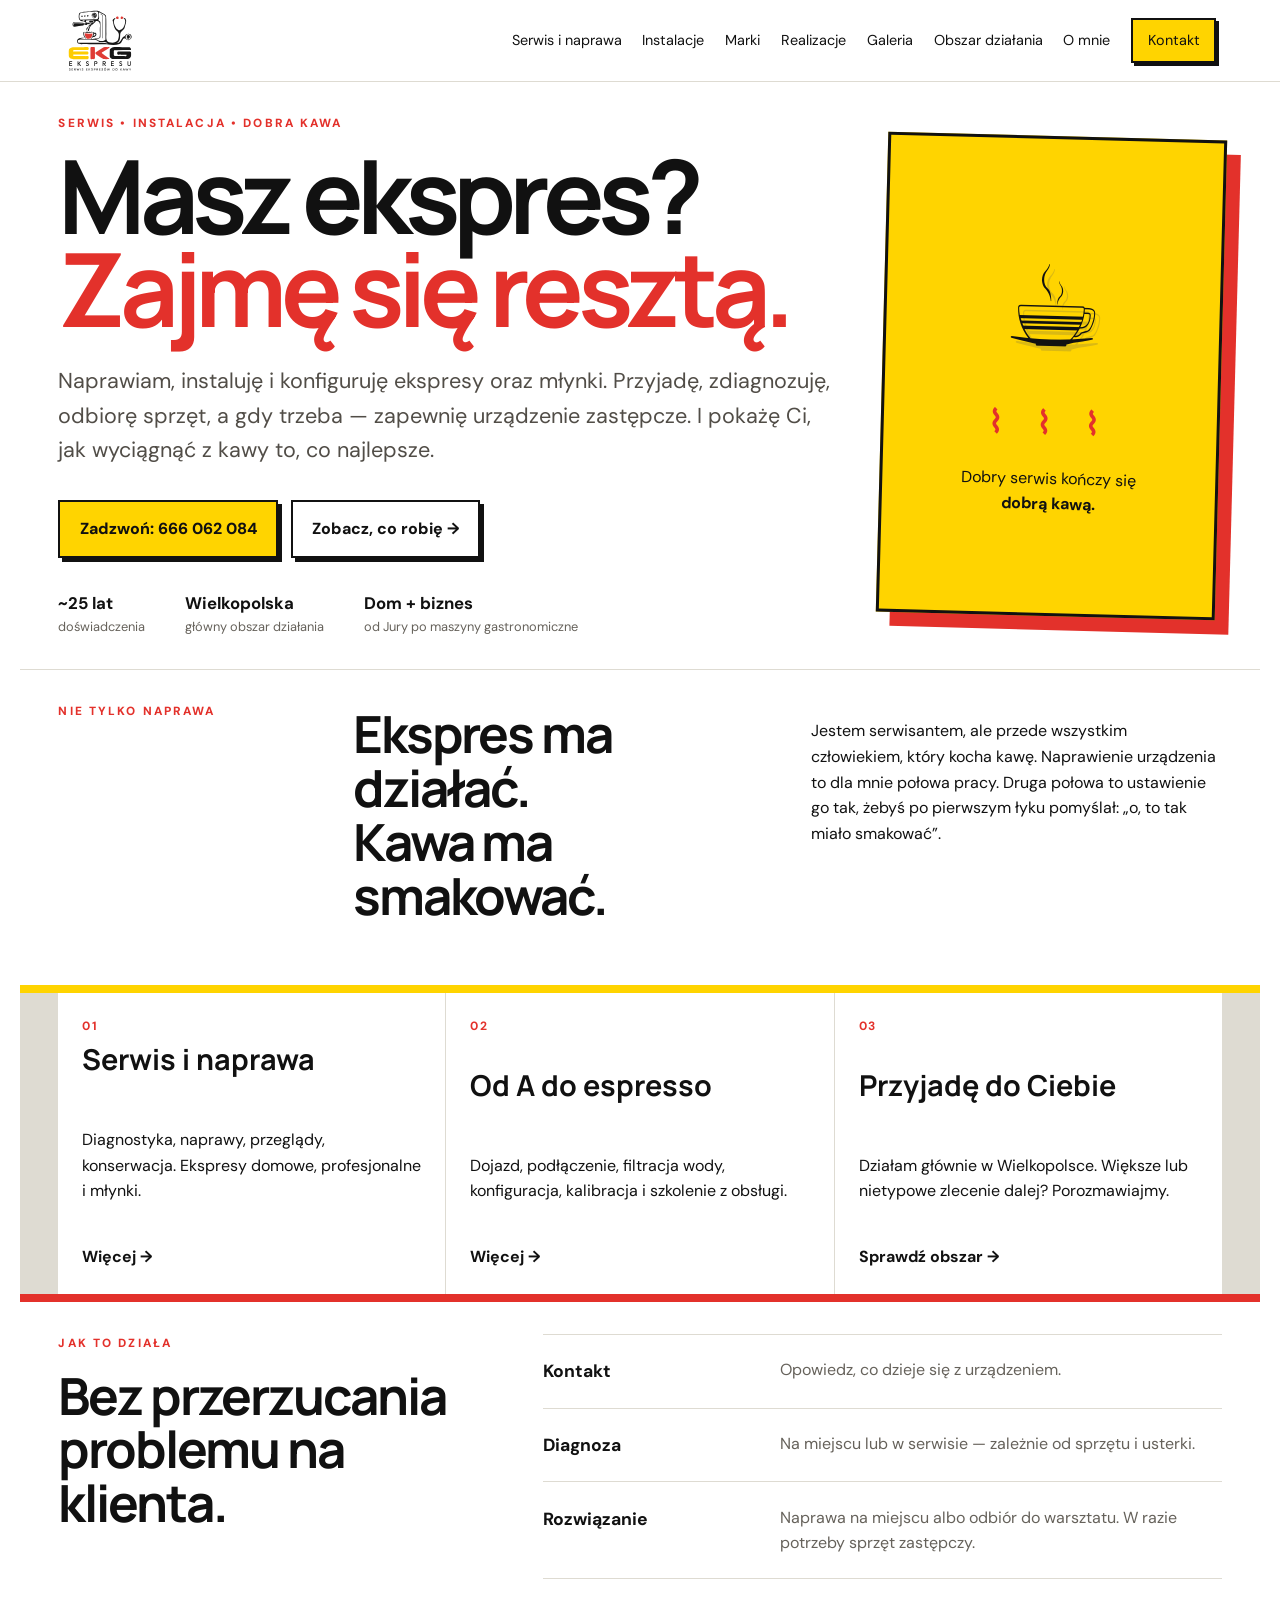
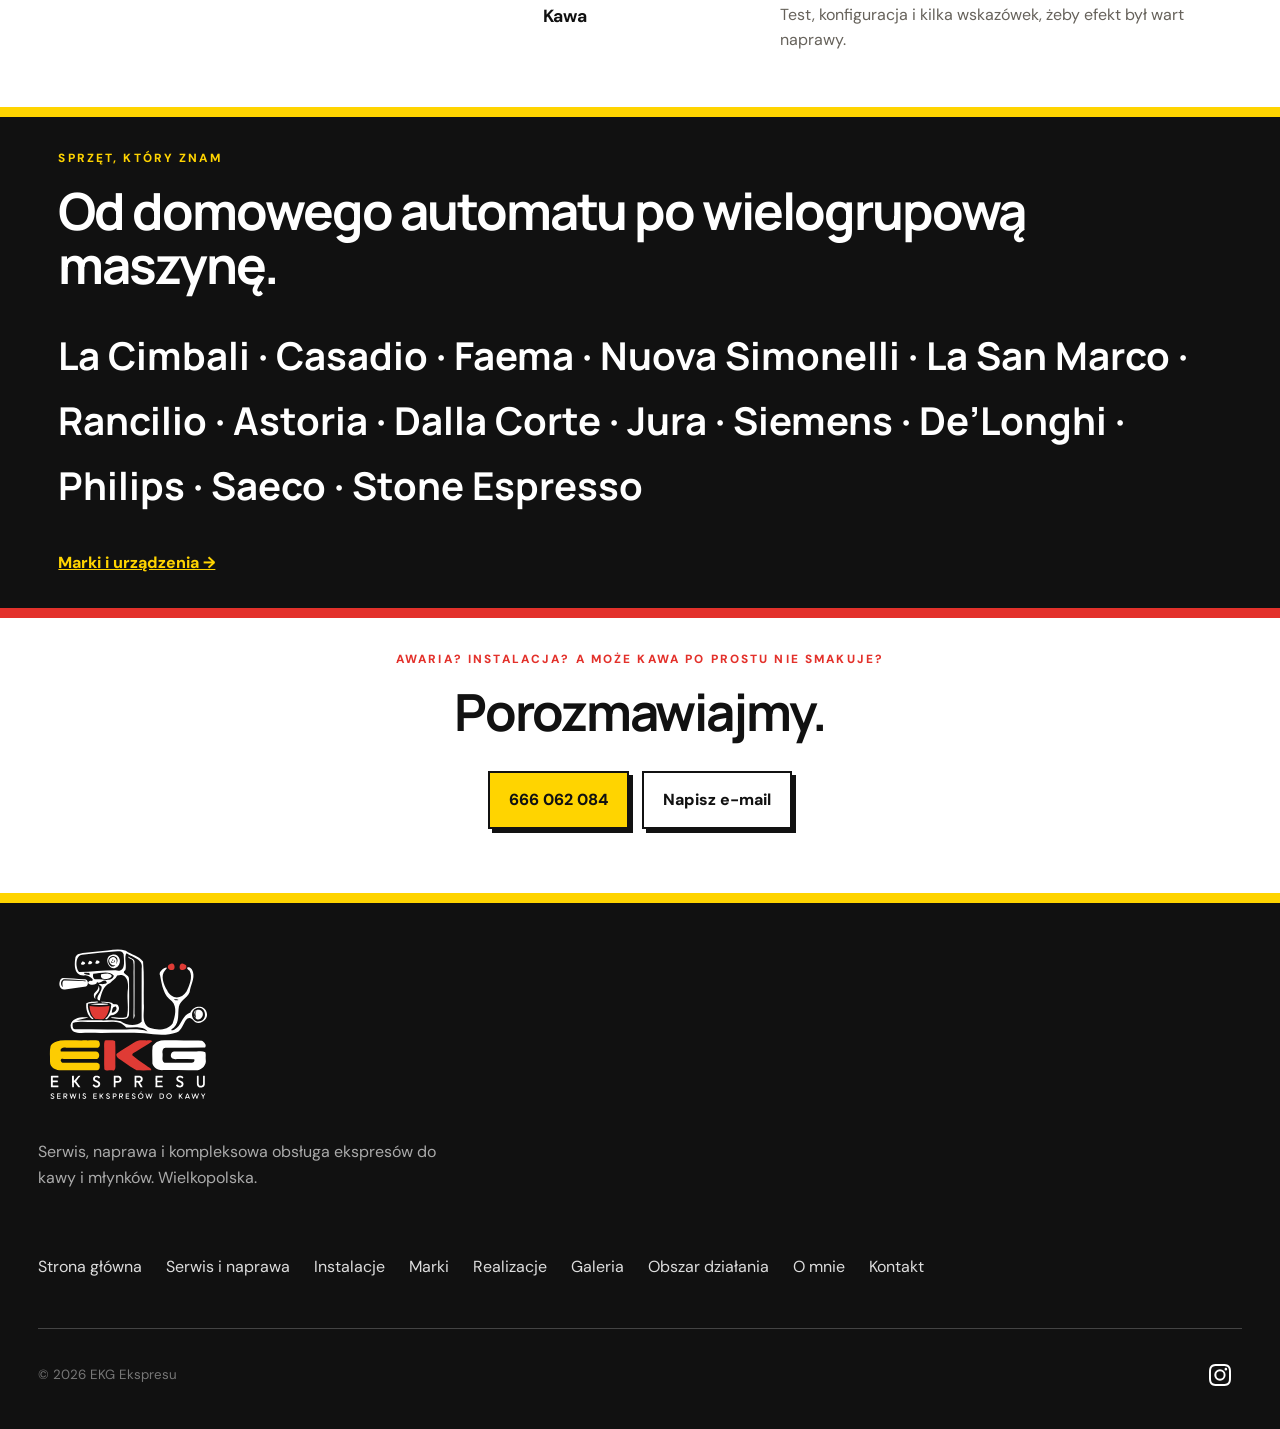
<file: index.html>
<!doctype html><html lang="pl"><head>
<!-- Google tag (gtag.js) -->
<script async src="https://www.googletagmanager.com/gtag/js?id=G-9K8SSH9CPL"></script>
<script>
  window.dataLayer = window.dataLayer || [];
  function gtag(){dataLayer.push(arguments);}
  gtag('js', new Date());

  gtag('config', 'G-9K8SSH9CPL');
</script>
<meta charset="utf-8"><meta name="viewport" content="width=device-width,initial-scale=1"><link rel="stylesheet" href="assets/css/style.css"><link rel="icon" type="image/x-icon" href="favicon.ico"><link rel="icon" type="image/svg+xml" href="favicon.svg"><script defer src="assets/js/main.js"></script><title>EKG Ekspresu — serwis ekspresów do kawy | Wielkopolska</title><meta name="description" content="Serwis, naprawa, instalacja i kompleksowa obsługa ekspresów do kawy i młynków. Prawie 25 lat doświadczenia. Wielkopolska."><link rel="canonical" href="https://ekgekspresu.pl/"><meta property="og:title" content="EKG Ekspresu — serwis ekspresów do kawy | Wielkopolska"><meta property="og:description" content="Serwis, naprawa, instalacja i kompleksowa obsługa ekspresów do kawy i młynków. Prawie 25 lat doświadczenia. Wielkopolska."><meta property="og:type" content="website"><meta property="og:url" content="https://ekgekspresu.pl/"><script type="application/ld+json">{"@context":"https://schema.org","@type":"LocalBusiness","name":"EKG Ekspresu","url":"https://ekgekspresu.pl","telephone":"+48666062084","email":"serwis@ekgekspresu.pl","address":{"@type":"PostalAddress","streetAddress":"Poznańska 97","postalCode":"61-160","addressLocality":"Czapury","addressCountry":"PL"},"areaServed":{"@type":"AdministrativeArea","name":"Wielkopolskie"},"description":"Serwis, naprawa, instalacja i kompleksowa obsługa ekspresów do kawy oraz młynków."}</script></head><body><header><a class="brand" href="index.html" aria-label="EKG Ekspresu — strona główna"><img class="brand-logo" src="assets/img/logo.svg" alt="EKG Ekspresu" width="1254" height="1254"></a><button class="menu" aria-label="Otwórz menu" aria-expanded="false">☰</button><nav><a href="serwis.html">Serwis i naprawa</a><a href="instalacje.html">Instalacje</a><a href="marki.html">Marki</a><a href="realizacje.html">Realizacje</a><a href="galeria.html">Galeria</a><a href="obszar.html">Obszar działania</a><a href="o-mnie.html">O mnie</a><a class="nav-cta" href="kontakt.html">Kontakt</a></nav></header><main>
<section class="hero"><div><p class="eyebrow">SERWIS • INSTALACJA • DOBRA KAWA</p><h1>Masz ekspres?<br><em>Zajmę się resztą.</em></h1><p class="lead">Naprawiam, instaluję i konfiguruję ekspresy oraz młynki. Przyjadę, zdiagnozuję, odbiorę sprzęt, a gdy trzeba — zapewnię urządzenie zastępcze. I pokażę Ci, jak wyciągnąć z kawy to, co najlepsze.</p><div class="actions"><a class="btn primary" href="tel:+48666062084">Zadzwoń: 666 062 084</a><a class="btn" href="serwis.html">Zobacz, co robię →</a></div><div class="stats"><div><b>~25 lat</b><span>doświadczenia</span></div><div><b>Wielkopolska</b><span>główny obszar działania</span></div><div><b>Dom + biznes</b><span>od Jury po maszyny gastronomiczne</span></div></div></div><div class="hero-art"><div class="cup">☕</div><span class="steam">⌇ ⌇ ⌇</span><p>Dobry serwis kończy się<br><strong>dobrą kawą.</strong></p></div></section>
<section class="intro"><p class="eyebrow">NIE TYLKO NAPRAWA</p><h2>Ekspres ma działać.<br>Kawa ma smakować.</h2><p>Jestem serwisantem, ale przede wszystkim człowiekiem, który kocha kawę. Naprawienie urządzenia to dla mnie połowa pracy. Druga połowa to ustawienie go tak, żebyś po pierwszym łyku pomyślał: „o, to tak miało smakować”.</p></section>
<section class="cards"><a href="serwis.html" class="card"><span>01</span><h3>Serwis i naprawa</h3><p>Diagnostyka, naprawy, przeglądy, konserwacja. Ekspresy domowe, profesjonalne i młynki.</p><b>Więcej →</b></a><a href="instalacje.html" class="card"><span>02</span><h3>Od A do espresso</h3><p>Dojazd, podłączenie, filtracja wody, konfiguracja, kalibracja i szkolenie z obsługi.</p><b>Więcej →</b></a><a href="obszar.html" class="card"><span>03</span><h3>Przyjadę do Ciebie</h3><p>Działam głównie w Wielkopolsce. Większe lub nietypowe zlecenie dalej? Porozmawiajmy.</p><b>Sprawdź obszar →</b></a></section>
<section class="process"><div><p class="eyebrow">JAK TO DZIAŁA</p><h2>Bez przerzucania problemu na klienta.</h2></div><ol><li><b>Kontakt</b><span>Opowiedz, co dzieje się z urządzeniem.</span></li><li><b>Diagnoza</b><span>Na miejscu lub w serwisie — zależnie od sprzętu i usterki.</span></li><li><b>Rozwiązanie</b><span>Naprawa na miejscu albo odbiór do warsztatu. W razie potrzeby sprzęt zastępczy.</span></li><li><b>Kawa</b><span>Test, konfiguracja i kilka wskazówek, żeby efekt był wart naprawy.</span></li></ol></section>
<section class="brands"><p class="eyebrow">SPRZĘT, KTÓRY ZNAM</p><h2>Od domowego automatu po wielogrupową maszynę.</h2><div class="brandcloud">La Cimbali · Casadio · Faema · Nuova Simonelli · La San Marco · Rancilio · Astoria · Dalla Corte · Jura · Siemens · De’Longhi · Philips · Saeco · Stone Espresso</div><a class="textlink" href="marki.html">Marki i urządzenia →</a></section>
<section class="cta"><p class="eyebrow">AWARIA? INSTALACJA? A MOŻE KAWA PO PROSTU NIE SMAKUJE?</p><h2>Porozmawiajmy.</h2><div class="actions"><a class="btn primary" href="tel:+48666062084">666 062 084</a><a class="btn" href="mailto:serwis@ekgekspresu.pl">Napisz e-mail</a></div></section></main><footer><div><a class="brand" href="index.html"><img class="brand-logo" src="assets/img/logo-footer.svg" alt="EKG Ekspresu" width="1254" height="1254"></a><p>Serwis, naprawa i kompleksowa obsługa ekspresów do kawy i młynków. Wielkopolska.</p></div><div class="footer-links"><a href="index.html">Strona główna</a><a href="serwis.html">Serwis i naprawa</a><a href="instalacje.html">Instalacje</a><a href="marki.html">Marki</a><a href="realizacje.html">Realizacje</a><a href="galeria.html">Galeria</a><a href="obszar.html">Obszar działania</a><a href="o-mnie.html">O mnie</a><a href="kontakt.html">Kontakt</a></div><div class="footer-bottom"><small>© <span id="year"></span> EKG Ekspresu</small><a class="social-link" href="https://www.instagram.com/ekgekspresu" target="_blank" rel="noopener noreferrer" aria-label="EKG Ekspresu na Instagramie"><img src="assets/icons/instagram.svg" alt="" width="22" height="22"></a></div></footer></body></html>
</file>
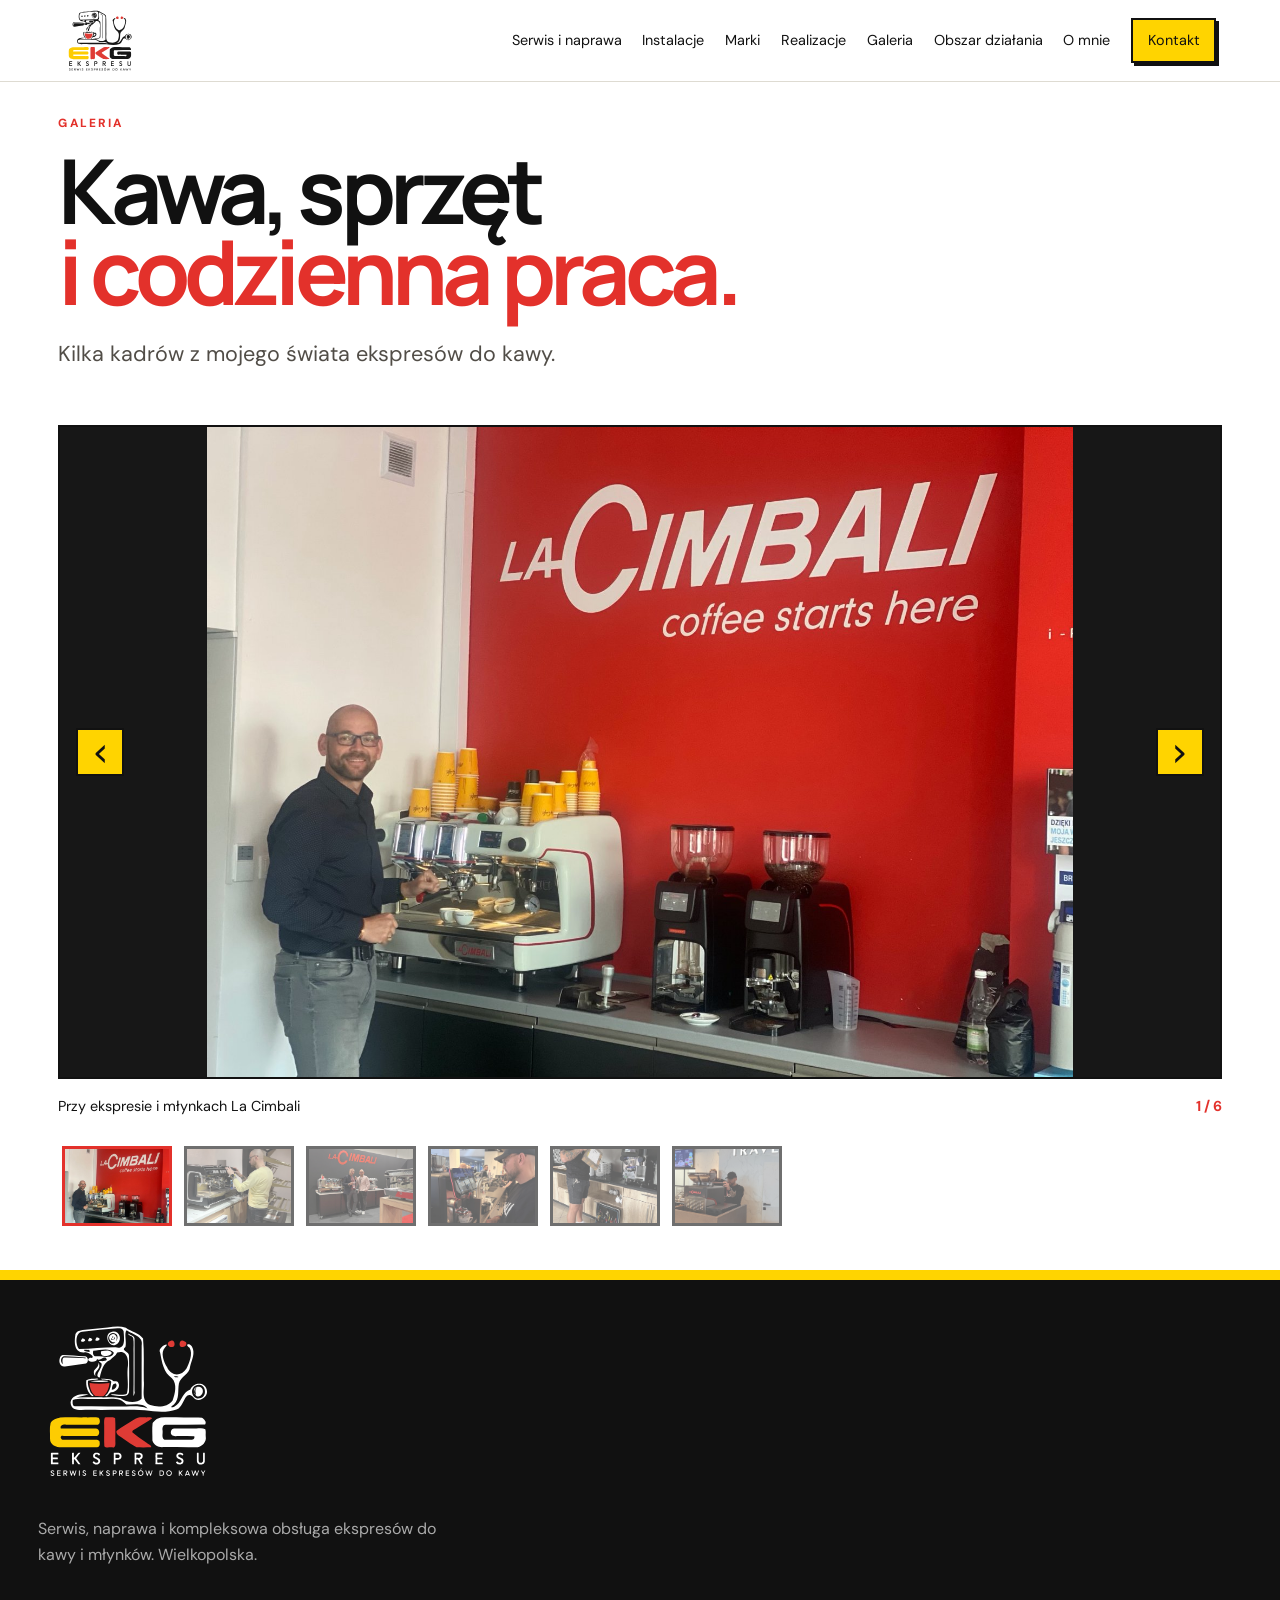
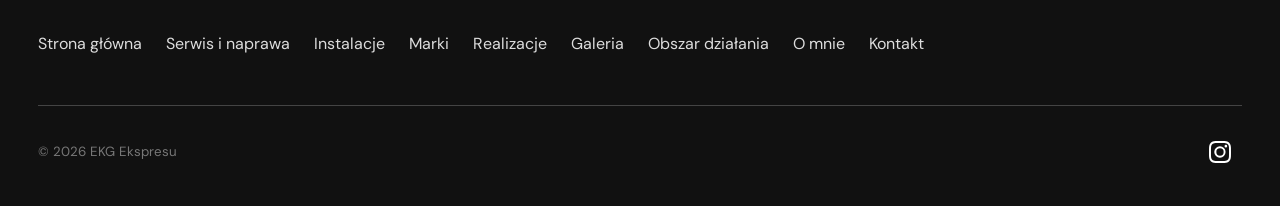
<file: galeria.html>
<!doctype html><html lang="pl"><head>
<!-- Google tag (gtag.js) -->
<script async src="https://www.googletagmanager.com/gtag/js?id=G-9K8SSH9CPL"></script>
<script>
  window.dataLayer = window.dataLayer || [];
  function gtag(){dataLayer.push(arguments);}
  gtag('js', new Date());

  gtag('config', 'G-9K8SSH9CPL');
</script>
<meta charset="utf-8"><meta name="viewport" content="width=device-width,initial-scale=1"><link rel="stylesheet" href="assets/css/style.css"><link rel="icon" type="image/x-icon" href="favicon.ico"><link rel="icon" type="image/svg+xml" href="favicon.svg"><script defer src="assets/js/main.js"></script><title>Galeria | EKG Ekspresu</title><meta name="description" content="Zdjęcia z pracy przy ekspresach do kawy, serwisu i spotkań branżowych EKG Ekspresu."><link rel="canonical" href="https://ekgekspresu.pl/galeria.html"><meta property="og:title" content="Galeria | EKG Ekspresu"><meta property="og:description" content="Zdjęcia z pracy przy ekspresach do kawy, serwisu i spotkań branżowych EKG Ekspresu."><meta property="og:type" content="website"><meta property="og:url" content="https://ekgekspresu.pl/galeria.html"><script defer src="assets/js/galeria.js"></script></head><body><header><a class="brand" href="index.html" aria-label="EKG Ekspresu — strona główna"><img class="brand-logo" src="assets/img/logo.svg" alt="EKG Ekspresu" width="1254" height="1254"></a><button class="menu" aria-label="Otwórz menu" aria-expanded="false">☰</button><nav><a href="serwis.html">Serwis i naprawa</a><a href="instalacje.html">Instalacje</a><a href="marki.html">Marki</a><a href="realizacje.html">Realizacje</a><a href="galeria.html" aria-current="page">Galeria</a><a href="obszar.html">Obszar działania</a><a href="o-mnie.html">O mnie</a><a class="nav-cta" href="kontakt.html">Kontakt</a></nav></header><main><section class="subhero"><p class="eyebrow">GALERIA</p><h1>Kawa, sprzęt<br><em>i codzienna praca.</em></h1><p class="lead">Kilka kadrów z mojego świata ekspresów do kawy.</p></section><section class="carousel" aria-label="Galeria zdjęć" aria-roledescription="karuzela" tabindex="0"><div class="carousel-stage"><figure class="carousel-slide"><img src="assets/img/galeria/ekspres-i-mlynki-la-cimbali.jpg" alt="Przy ekspresie i młynkach La Cimbali" decoding="async" fetchpriority="high"></figure><figure class="carousel-slide" hidden><img src="assets/img/galeria/praca-przy-ekspresie-kolbowym.jpg" alt="Praca przy profesjonalnym ekspresie kolbowym" decoding="async" loading="lazy"></figure><figure class="carousel-slide" hidden><img src="assets/img/galeria/spotkanie-na-stoisku-la-cimbali.jpg" alt="Spotkanie na stoisku La Cimbali" decoding="async" loading="lazy"></figure><figure class="carousel-slide" hidden><img src="assets/img/galeria/obsluga-ekspresu-automatycznego.jpg" alt="Obsługa profesjonalnego ekspresu automatycznego" decoding="async" loading="lazy"></figure><figure class="carousel-slide" hidden><img src="assets/img/galeria/serwis-ekspresu-u-klienta.jpg" alt="Serwis ekspresu u klienta" decoding="async" loading="lazy"></figure><figure class="carousel-slide" hidden><img src="assets/img/galeria/konfiguracja-ekspresu-la-cimbali.jpg" alt="Konfiguracja ekspresu La Cimbali" decoding="async" loading="lazy"></figure><button class="carousel-arrow carousel-prev" type="button" aria-label="Poprzednie zdjęcie">‹</button><button class="carousel-arrow carousel-next" type="button" aria-label="Następne zdjęcie">›</button></div><div class="carousel-meta"><span class="carousel-caption"></span><span class="carousel-count" aria-live="polite" aria-atomic="true">1 / 6</span></div><div class="carousel-thumbs" aria-label="Wybierz zdjęcie"><button class="carousel-thumb" type="button" aria-label="Zdjęcie 1: Przy ekspresie i młynkach La Cimbali" aria-pressed="true"><img src="assets/img/galeria/ekspres-i-mlynki-la-cimbali-miniatura.jpg" alt="" loading="lazy"></button><button class="carousel-thumb" type="button" aria-label="Zdjęcie 2: Praca przy profesjonalnym ekspresie kolbowym" aria-pressed="false"><img src="assets/img/galeria/praca-przy-ekspresie-kolbowym-miniatura.jpg" alt="" loading="lazy"></button><button class="carousel-thumb" type="button" aria-label="Zdjęcie 3: Spotkanie na stoisku La Cimbali" aria-pressed="false"><img src="assets/img/galeria/spotkanie-na-stoisku-la-cimbali-miniatura.jpg" alt="" loading="lazy"></button><button class="carousel-thumb" type="button" aria-label="Zdjęcie 4: Obsługa profesjonalnego ekspresu automatycznego" aria-pressed="false"><img src="assets/img/galeria/obsluga-ekspresu-automatycznego-miniatura.jpg" alt="" loading="lazy"></button><button class="carousel-thumb" type="button" aria-label="Zdjęcie 5: Serwis ekspresu u klienta" aria-pressed="false"><img src="assets/img/galeria/serwis-ekspresu-u-klienta-miniatura.jpg" alt="" loading="lazy"></button><button class="carousel-thumb" type="button" aria-label="Zdjęcie 6: Konfiguracja ekspresu La Cimbali" aria-pressed="false"><img src="assets/img/galeria/konfiguracja-ekspresu-la-cimbali-miniatura.jpg" alt="" loading="lazy"></button></div></section></main><footer><div><a class="brand" href="index.html"><img class="brand-logo" src="assets/img/logo-footer.svg" alt="EKG Ekspresu" width="1254" height="1254"></a><p>Serwis, naprawa i kompleksowa obsługa ekspresów do kawy i młynków. Wielkopolska.</p></div><div class="footer-links"><a href="index.html">Strona główna</a><a href="serwis.html">Serwis i naprawa</a><a href="instalacje.html">Instalacje</a><a href="marki.html">Marki</a><a href="realizacje.html">Realizacje</a><a href="galeria.html">Galeria</a><a href="obszar.html">Obszar działania</a><a href="o-mnie.html">O mnie</a><a href="kontakt.html">Kontakt</a></div><div class="footer-bottom"><small>© <span id="year"></span> EKG Ekspresu</small><a class="social-link" href="https://www.instagram.com/ekgekspresu" target="_blank" rel="noopener noreferrer" aria-label="EKG Ekspresu na Instagramie"><img src="assets/icons/instagram.svg" alt="" width="22" height="22"></a></div></footer></body></html>
</file>
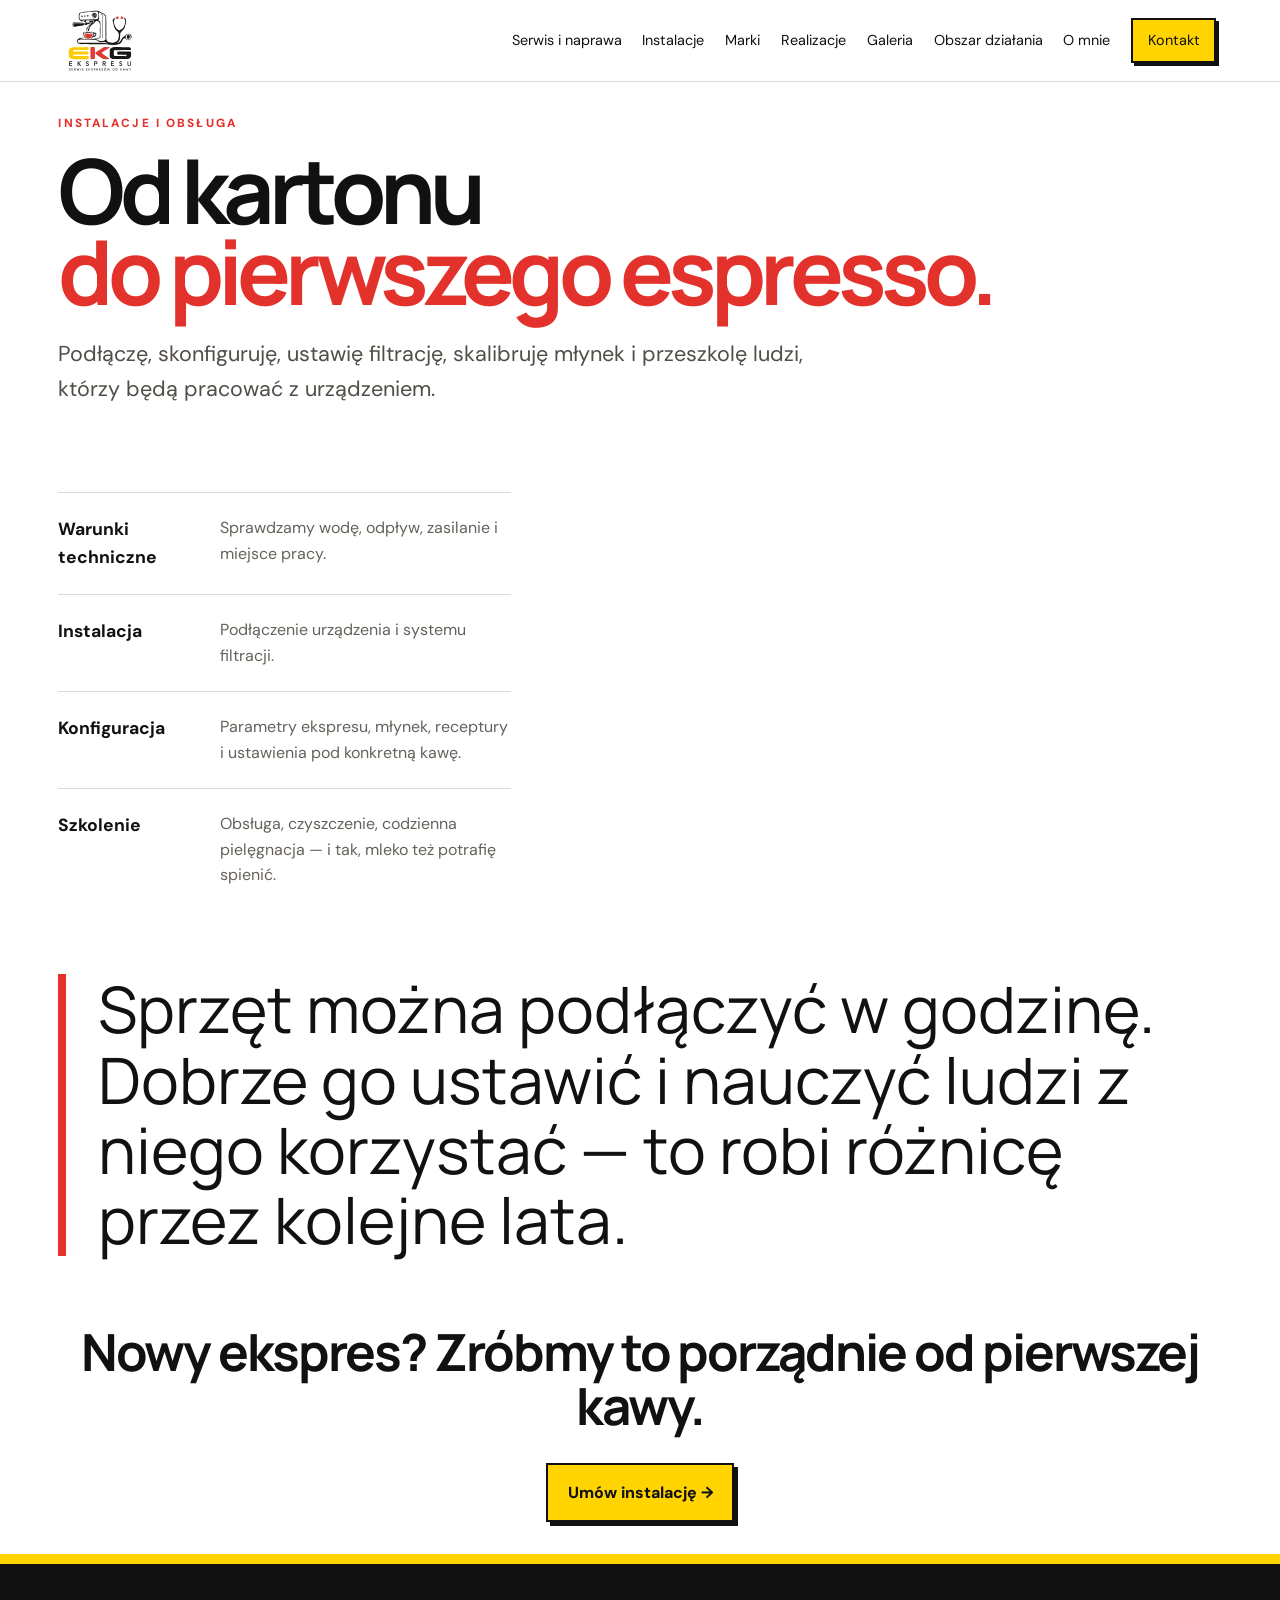
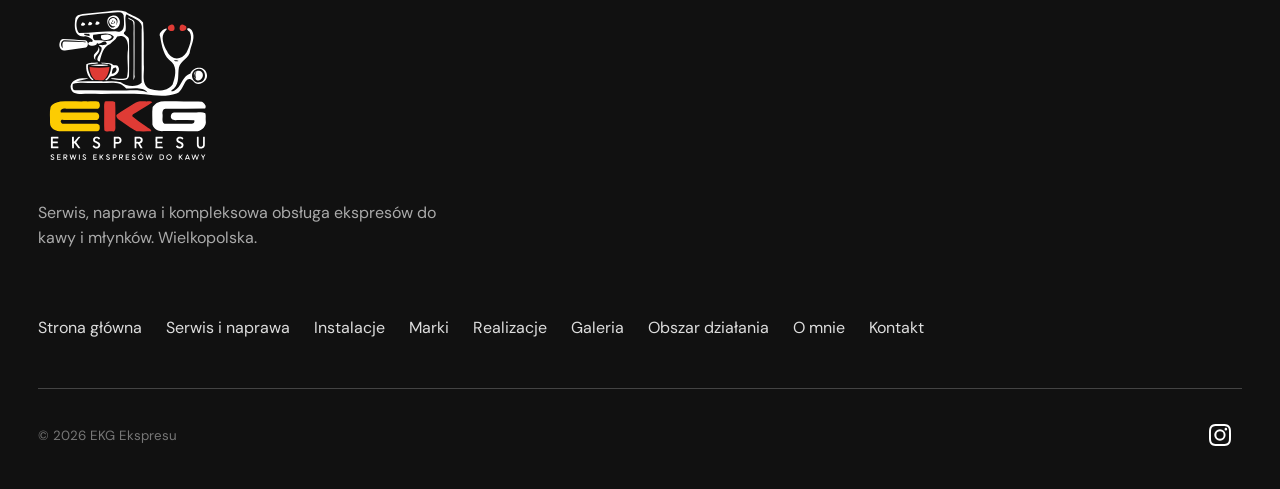
<file: instalacje.html>
<!doctype html><html lang="pl"><head>
<!-- Google tag (gtag.js) -->
<script async src="https://www.googletagmanager.com/gtag/js?id=G-9K8SSH9CPL"></script>
<script>
  window.dataLayer = window.dataLayer || [];
  function gtag(){dataLayer.push(arguments);}
  gtag('js', new Date());

  gtag('config', 'G-9K8SSH9CPL');
</script>
<meta charset="utf-8"><meta name="viewport" content="width=device-width,initial-scale=1"><link rel="stylesheet" href="assets/css/style.css"><link rel="icon" type="image/x-icon" href="favicon.ico"><link rel="icon" type="image/svg+xml" href="favicon.svg"><script defer src="assets/js/main.js"></script><title>Instalacja i konfiguracja ekspresów do kawy | EKG Ekspresu</title><meta name="description" content="Kompleksowa instalacja ekspresów: podłączenie, filtracja wody, konfiguracja, kalibracja młynka i szkolenie użytkowników."><link rel="canonical" href="https://ekgekspresu.pl/instalacje.html"><meta property="og:title" content="Instalacja i konfiguracja ekspresów do kawy | EKG Ekspresu"><meta property="og:description" content="Kompleksowa instalacja ekspresów: podłączenie, filtracja wody, konfiguracja, kalibracja młynka i szkolenie użytkowników."><meta property="og:type" content="website"><meta property="og:url" content="https://ekgekspresu.pl/instalacje.html"></head><body><header><a class="brand" href="index.html" aria-label="EKG Ekspresu — strona główna"><img class="brand-logo" src="assets/img/logo.svg" alt="EKG Ekspresu" width="1254" height="1254"></a><button class="menu" aria-label="Otwórz menu" aria-expanded="false">☰</button><nav><a href="serwis.html">Serwis i naprawa</a><a href="instalacje.html">Instalacje</a><a href="marki.html">Marki</a><a href="realizacje.html">Realizacje</a><a href="galeria.html">Galeria</a><a href="obszar.html">Obszar działania</a><a href="o-mnie.html">O mnie</a><a class="nav-cta" href="kontakt.html">Kontakt</a></nav></header><main><section class="subhero"><p class="eyebrow">INSTALACJE I OBSŁUGA</p><h1>Od kartonu<br><em>do pierwszego espresso.</em></h1><p class="lead">Podłączę, skonfiguruję, ustawię filtrację, skalibruję młynek i przeszkolę ludzi, którzy będą pracować z urządzeniem.</p></section><section class="process"><ol><li><b>Warunki techniczne</b><span>Sprawdzamy wodę, odpływ, zasilanie i miejsce pracy.</span></li><li><b>Instalacja</b><span>Podłączenie urządzenia i systemu filtracji.</span></li><li><b>Konfiguracja</b><span>Parametry ekspresu, młynek, receptury i ustawienia pod konkretną kawę.</span></li><li><b>Szkolenie</b><span>Obsługa, czyszczenie, codzienna pielęgnacja — i tak, mleko też potrafię spienić.</span></li></ol></section><section class="quote"><blockquote>Sprzęt można podłączyć w godzinę. Dobrze go ustawić i nauczyć ludzi z niego korzystać — to robi różnicę przez kolejne lata.</blockquote></section><section class="cta"><h2>Nowy ekspres? Zróbmy to porządnie od pierwszej kawy.</h2><a class="btn primary" href="kontakt.html">Umów instalację →</a></section></main><footer><div><a class="brand" href="index.html"><img class="brand-logo" src="assets/img/logo-footer.svg" alt="EKG Ekspresu" width="1254" height="1254"></a><p>Serwis, naprawa i kompleksowa obsługa ekspresów do kawy i młynków. Wielkopolska.</p></div><div class="footer-links"><a href="index.html">Strona główna</a><a href="serwis.html">Serwis i naprawa</a><a href="instalacje.html">Instalacje</a><a href="marki.html">Marki</a><a href="realizacje.html">Realizacje</a><a href="galeria.html">Galeria</a><a href="obszar.html">Obszar działania</a><a href="o-mnie.html">O mnie</a><a href="kontakt.html">Kontakt</a></div><div class="footer-bottom"><small>© <span id="year"></span> EKG Ekspresu</small><a class="social-link" href="https://www.instagram.com/ekgekspresu" target="_blank" rel="noopener noreferrer" aria-label="EKG Ekspresu na Instagramie"><img src="assets/icons/instagram.svg" alt="" width="22" height="22"></a></div></footer></body></html>
</file>
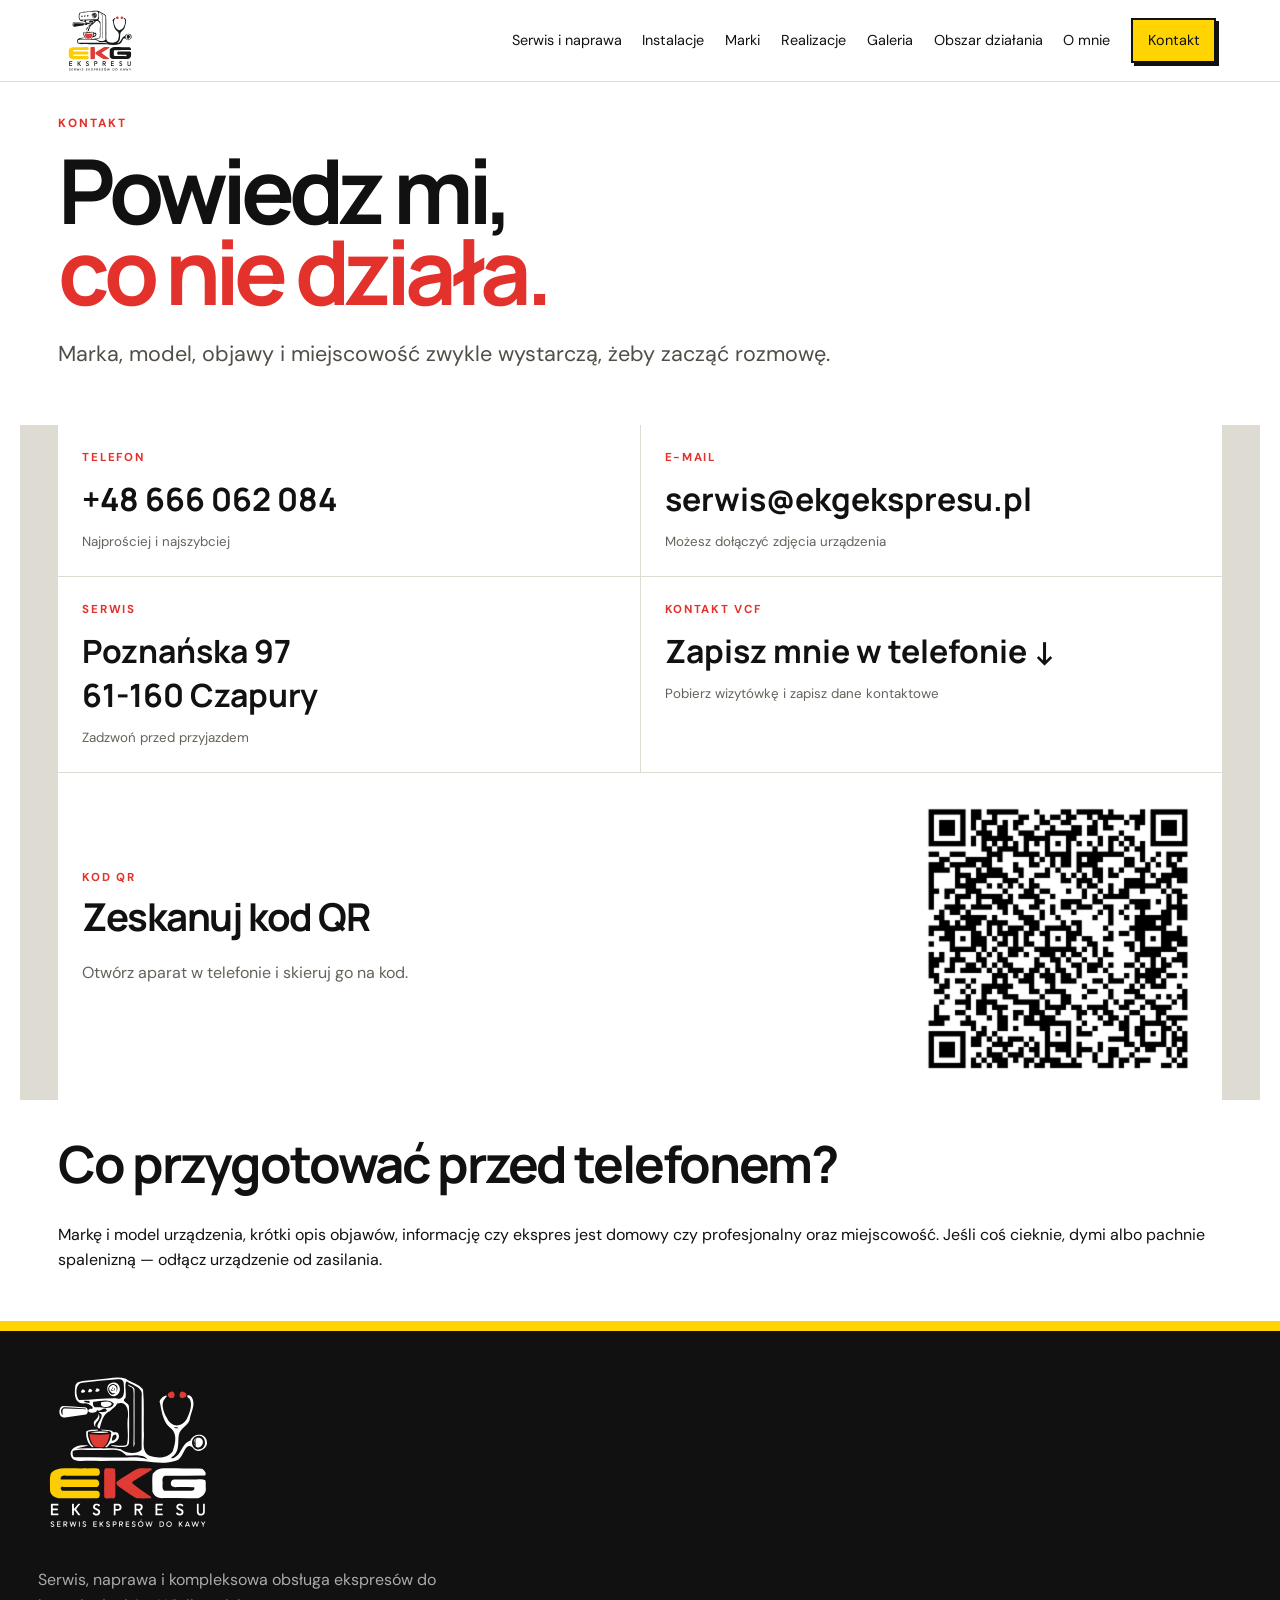
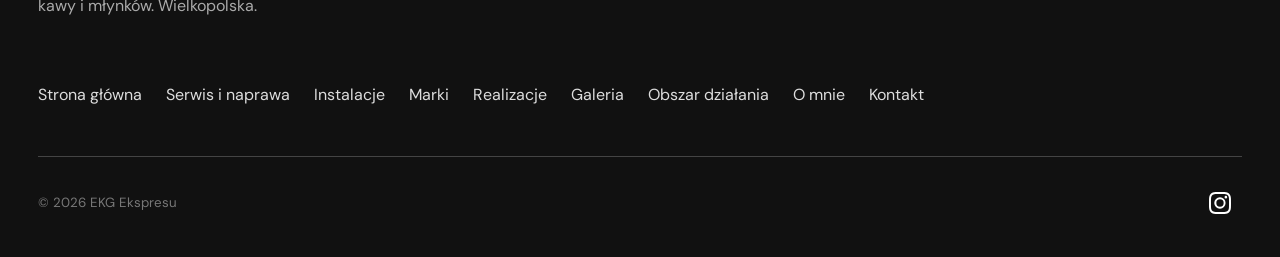
<file: kontakt.html>
<!doctype html><html lang="pl"><head>
<!-- Google tag (gtag.js) -->
<script async src="https://www.googletagmanager.com/gtag/js?id=G-9K8SSH9CPL"></script>
<script>
  window.dataLayer = window.dataLayer || [];
  function gtag(){dataLayer.push(arguments);}
  gtag('js', new Date());

  gtag('config', 'G-9K8SSH9CPL');
</script>
<meta charset="utf-8"><meta name="viewport" content="width=device-width,initial-scale=1"><link rel="stylesheet" href="assets/css/style.css"><link rel="icon" type="image/x-icon" href="favicon.ico"><link rel="icon" type="image/svg+xml" href="favicon.svg"><script defer src="assets/js/main.js"></script><title>Kontakt | EKG Ekspresu — serwis ekspresów</title><meta name="description" content="Skontaktuj się z EKG Ekspresu. Telefon 666 062 084, e-mail serwis@ekgekspresu.pl, Czapury koło Poznania."><link rel="canonical" href="https://ekgekspresu.pl/kontakt.html"><meta property="og:title" content="Kontakt | EKG Ekspresu — serwis ekspresów"><meta property="og:description" content="Skontaktuj się z EKG Ekspresu. Telefon 666 062 084, e-mail serwis@ekgekspresu.pl, Czapury koło Poznania."><meta property="og:type" content="website"><meta property="og:url" content="https://ekgekspresu.pl/kontakt.html"></head><body><header><a class="brand" href="index.html" aria-label="EKG Ekspresu — strona główna"><img class="brand-logo" src="assets/img/logo.svg" alt="EKG Ekspresu" width="1254" height="1254"></a><button class="menu" aria-label="Otwórz menu" aria-expanded="false">☰</button><nav><a href="serwis.html">Serwis i naprawa</a><a href="instalacje.html">Instalacje</a><a href="marki.html">Marki</a><a href="realizacje.html">Realizacje</a><a href="galeria.html">Galeria</a><a href="obszar.html">Obszar działania</a><a href="o-mnie.html">O mnie</a><a class="nav-cta" href="kontakt.html">Kontakt</a></nav></header><main><section class="subhero"><p class="eyebrow">KONTAKT</p><h1>Powiedz mi,<br><em>co nie działa.</em></h1><p class="lead">Marka, model, objawy i miejscowość zwykle wystarczą, żeby zacząć rozmowę.</p></section><section class="contactgrid"><a href="tel:+48666062084"><span>TELEFON</span><b>+48 666 062 084</b><small>Najprościej i najszybciej</small></a><a href="mailto:serwis@ekgekspresu.pl"><span>E-MAIL</span><b>serwis@ekgekspresu.pl</b><small>Możesz dołączyć zdjęcia urządzenia</small></a><a href="https://www.google.com/maps/search/?api=1&amp;query=Pozna%C5%84ska+97%2C+61-160+Czapury" target="_blank" rel="noopener noreferrer" aria-label="Poznańska 97, 61-160 Czapury — otwórz w Google Maps"><span>SERWIS</span><b>Poznańska 97<br>61-160 Czapury</b><small>Zadzwoń przed przyjazdem</small></a><a href="kontakt.vcf" download><span>KONTAKT VCF</span><b>Zapisz mnie w telefonie ↓</b><small>Pobierz wizytówkę i zapisz dane kontaktowe</small></a><div class="contact-qr"><div><span>KOD QR</span><h2>Zeskanuj kod QR</h2><p>Otwórz aparat w telefonie i skieruj go na kod.</p></div><img src="assets/img/qr-code.png" alt="Kod QR EKG Ekspresu do zeskanowania aparatem telefonu" width="636" height="634"></div></section><section class="contacttip"><h2>Co przygotować przed telefonem?</h2><p>Markę i model urządzenia, krótki opis objawów, informację czy ekspres jest domowy czy profesjonalny oraz miejscowość. Jeśli coś cieknie, dymi albo pachnie spalenizną — odłącz urządzenie od zasilania.</p></section></main><footer><div><a class="brand" href="index.html"><img class="brand-logo" src="assets/img/logo-footer.svg" alt="EKG Ekspresu" width="1254" height="1254"></a><p>Serwis, naprawa i kompleksowa obsługa ekspresów do kawy i młynków. Wielkopolska.</p></div><div class="footer-links"><a href="index.html">Strona główna</a><a href="serwis.html">Serwis i naprawa</a><a href="instalacje.html">Instalacje</a><a href="marki.html">Marki</a><a href="realizacje.html">Realizacje</a><a href="galeria.html">Galeria</a><a href="obszar.html">Obszar działania</a><a href="o-mnie.html">O mnie</a><a href="kontakt.html">Kontakt</a></div><div class="footer-bottom"><small>© <span id="year"></span> EKG Ekspresu</small><a class="social-link" href="https://www.instagram.com/ekgekspresu" target="_blank" rel="noopener noreferrer" aria-label="EKG Ekspresu na Instagramie"><img src="assets/icons/instagram.svg" alt="" width="22" height="22"></a></div></footer></body></html>
</file>
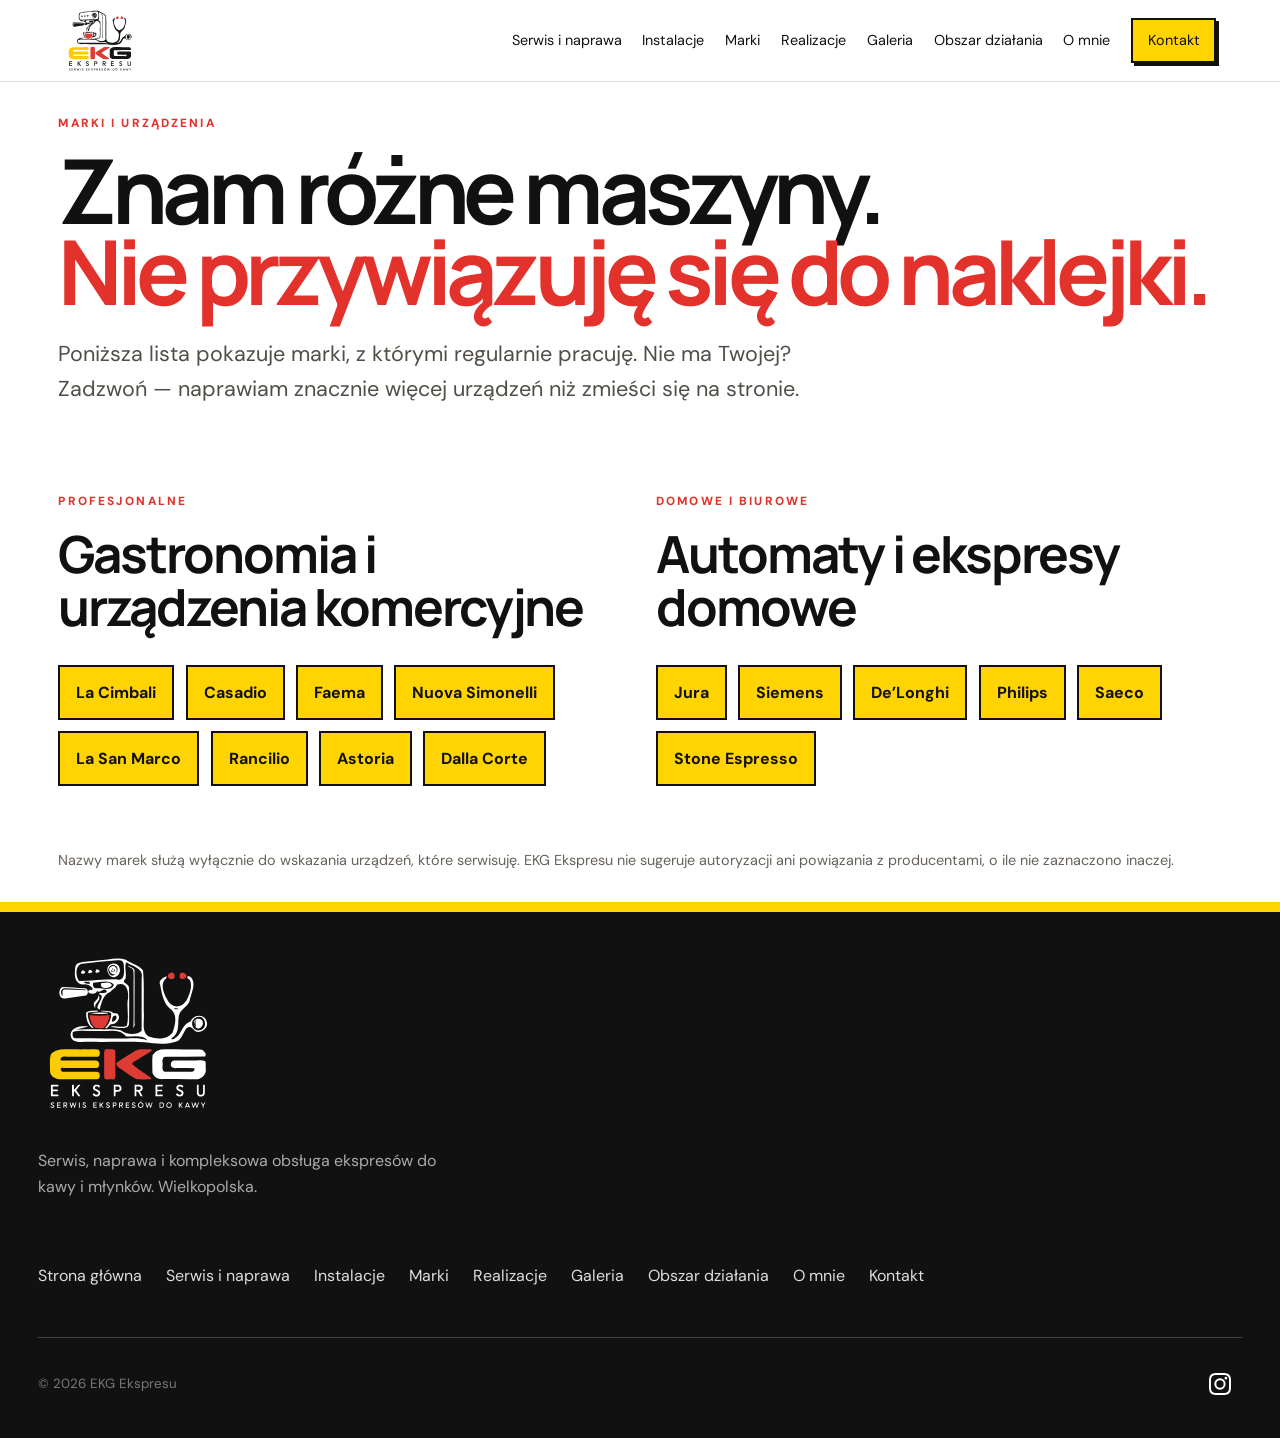
<file: marki.html>
<!doctype html><html lang="pl"><head>
<!-- Google tag (gtag.js) -->
<script async src="https://www.googletagmanager.com/gtag/js?id=G-9K8SSH9CPL"></script>
<script>
  window.dataLayer = window.dataLayer || [];
  function gtag(){dataLayer.push(arguments);}
  gtag('js', new Date());

  gtag('config', 'G-9K8SSH9CPL');
</script>
<meta charset="utf-8"><meta name="viewport" content="width=device-width,initial-scale=1"><link rel="stylesheet" href="assets/css/style.css"><link rel="icon" type="image/x-icon" href="favicon.ico"><link rel="icon" type="image/svg+xml" href="favicon.svg"><script defer src="assets/js/main.js"></script><title>Marki ekspresów i urządzenia | EKG Ekspresu</title><meta name="description" content="Serwis ekspresów La Cimbali, Casadio, Faema, Nuova Simonelli, La San Marco, Rancilio, Astoria, Dalla Corte, Jura, Siemens, DeLonghi, Philips, Saeco i Stone Espresso."><link rel="canonical" href="https://ekgekspresu.pl/marki.html"><meta property="og:title" content="Marki ekspresów i urządzenia | EKG Ekspresu"><meta property="og:description" content="Serwis ekspresów La Cimbali, Casadio, Faema, Nuova Simonelli, La San Marco, Rancilio, Astoria, Dalla Corte, Jura, Siemens, DeLonghi, Philips, Saeco i Stone Espresso."><meta property="og:type" content="website"><meta property="og:url" content="https://ekgekspresu.pl/marki.html"></head><body><header><a class="brand" href="index.html" aria-label="EKG Ekspresu — strona główna"><img class="brand-logo" src="assets/img/logo.svg" alt="EKG Ekspresu" width="1254" height="1254"></a><button class="menu" aria-label="Otwórz menu" aria-expanded="false">☰</button><nav><a href="serwis.html">Serwis i naprawa</a><a href="instalacje.html">Instalacje</a><a href="marki.html">Marki</a><a href="realizacje.html">Realizacje</a><a href="galeria.html">Galeria</a><a href="obszar.html">Obszar działania</a><a href="o-mnie.html">O mnie</a><a class="nav-cta" href="kontakt.html">Kontakt</a></nav></header><main><section class="subhero"><p class="eyebrow">MARKI I URZĄDZENIA</p><h1>Znam różne maszyny.<br><em>Nie przywiązuję się do naklejki.</em></h1><p class="lead">Poniższa lista pokazuje marki, z którymi regularnie pracuję. Nie ma Twojej? Zadzwoń — naprawiam znacznie więcej urządzeń niż zmieści się na stronie.</p></section><section class="twocol"><div><p class="eyebrow">PROFESJONALNE</p><h2>Gastronomia i urządzenia komercyjne</h2><div class="brandlist"><span>La Cimbali</span><span>Casadio</span><span>Faema</span><span>Nuova Simonelli</span><span>La San Marco</span><span>Rancilio</span><span>Astoria</span><span>Dalla Corte</span></div></div><div><p class="eyebrow">DOMOWE I BIUROWE</p><h2>Automaty i ekspresy domowe</h2><div class="brandlist"><span>Jura</span><span>Siemens</span><span>De’Longhi</span><span>Philips</span><span>Saeco</span><span>Stone Espresso</span></div></div></section><section class="note"><p>Nazwy marek służą wyłącznie do wskazania urządzeń, które serwisuję. EKG Ekspresu nie sugeruje autoryzacji ani powiązania z producentami, o ile nie zaznaczono inaczej.</p></section></main><footer><div><a class="brand" href="index.html"><img class="brand-logo" src="assets/img/logo-footer.svg" alt="EKG Ekspresu" width="1254" height="1254"></a><p>Serwis, naprawa i kompleksowa obsługa ekspresów do kawy i młynków. Wielkopolska.</p></div><div class="footer-links"><a href="index.html">Strona główna</a><a href="serwis.html">Serwis i naprawa</a><a href="instalacje.html">Instalacje</a><a href="marki.html">Marki</a><a href="realizacje.html">Realizacje</a><a href="galeria.html">Galeria</a><a href="obszar.html">Obszar działania</a><a href="o-mnie.html">O mnie</a><a href="kontakt.html">Kontakt</a></div><div class="footer-bottom"><small>© <span id="year"></span> EKG Ekspresu</small><a class="social-link" href="https://www.instagram.com/ekgekspresu" target="_blank" rel="noopener noreferrer" aria-label="EKG Ekspresu na Instagramie"><img src="assets/icons/instagram.svg" alt="" width="22" height="22"></a></div></footer></body></html>
</file>
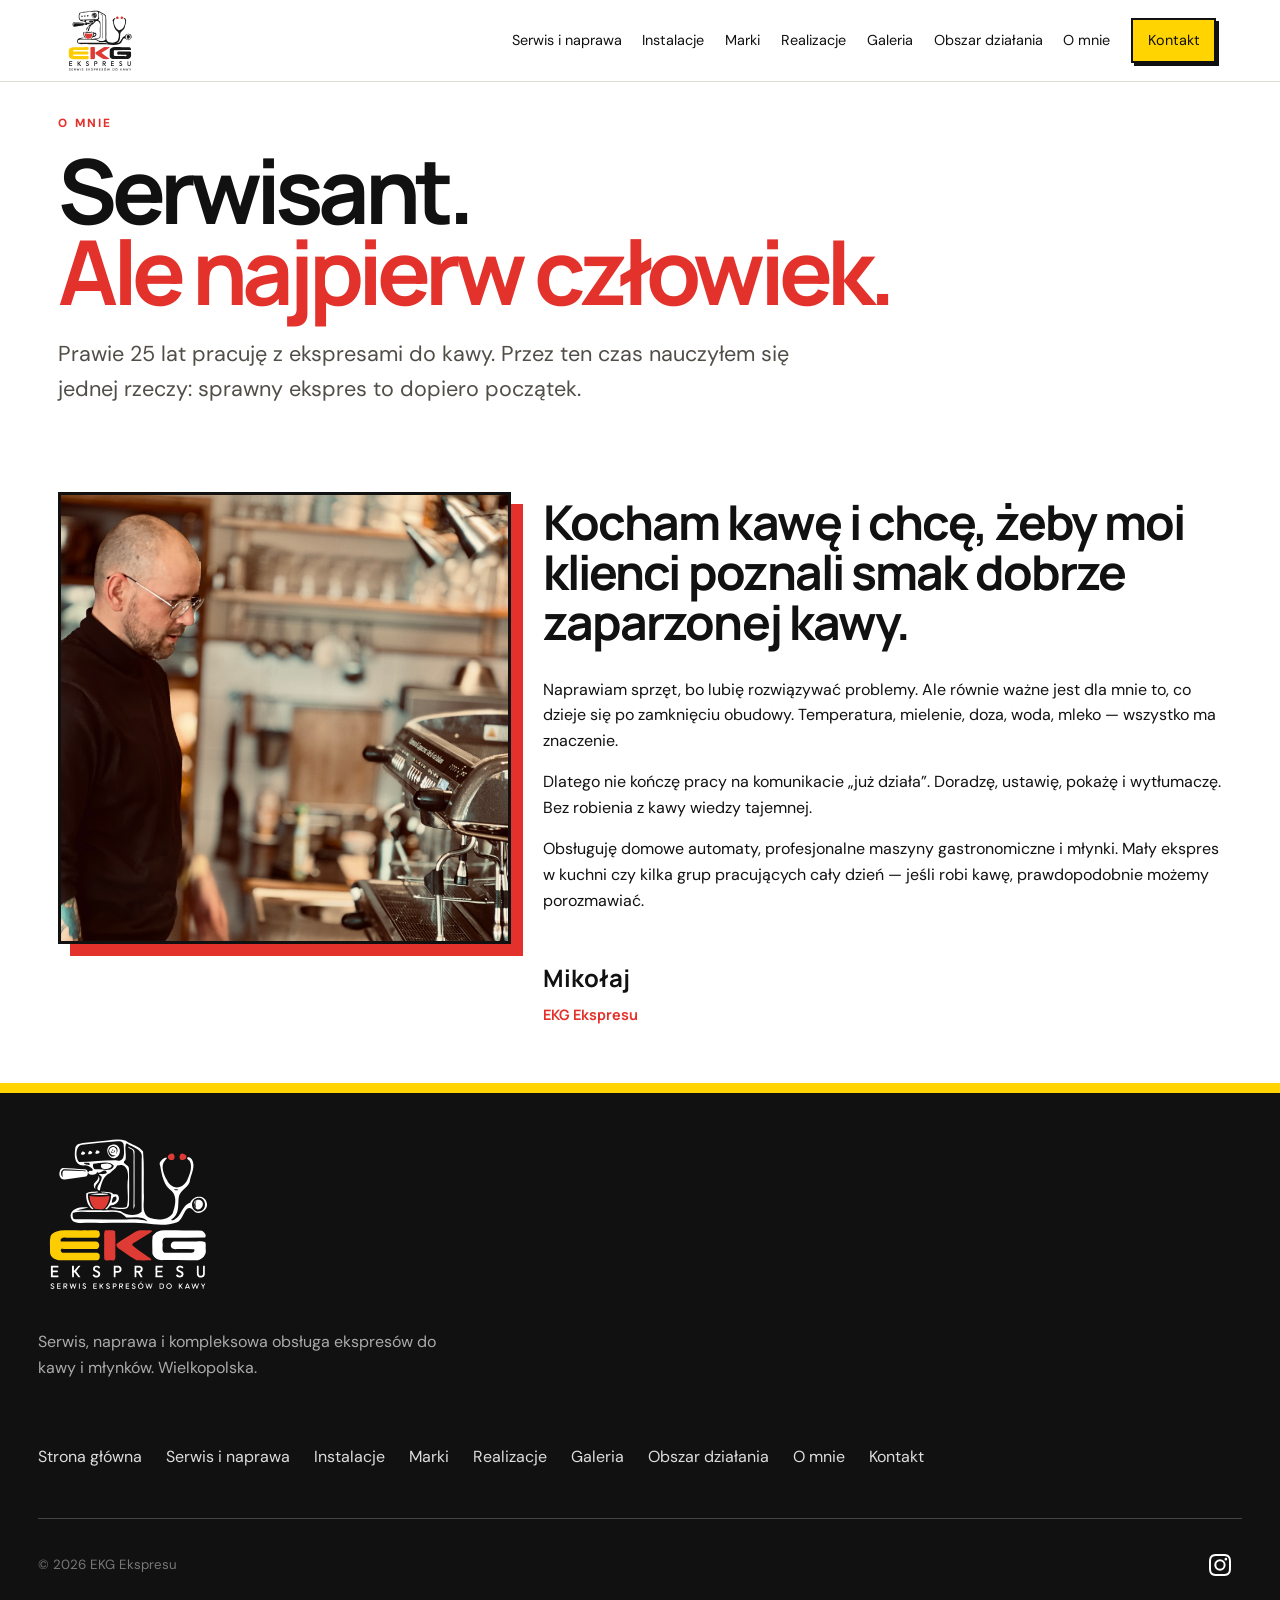
<file: o-mnie.html>
<!doctype html><html lang="pl"><head>
<!-- Google tag (gtag.js) -->
<script async src="https://www.googletagmanager.com/gtag/js?id=G-9K8SSH9CPL"></script>
<script>
  window.dataLayer = window.dataLayer || [];
  function gtag(){dataLayer.push(arguments);}
  gtag('js', new Date());

  gtag('config', 'G-9K8SSH9CPL');
</script>
<meta charset="utf-8"><meta name="viewport" content="width=device-width,initial-scale=1"><link rel="stylesheet" href="assets/css/style.css"><link rel="icon" type="image/x-icon" href="favicon.ico"><link rel="icon" type="image/svg+xml" href="favicon.svg"><script defer src="assets/js/main.js"></script><title>O mnie — EKG Ekspresu</title><meta name="description" content="Prawie 25 lat doświadczenia w serwisie ekspresów i pasja do dobrej kawy. Poznaj człowieka stojącego za EKG Ekspresu."><link rel="canonical" href="https://ekgekspresu.pl/o-mnie.html"><meta property="og:title" content="O mnie — EKG Ekspresu"><meta property="og:description" content="Prawie 25 lat doświadczenia w serwisie ekspresów i pasja do dobrej kawy. Poznaj człowieka stojącego za EKG Ekspresu."><meta property="og:type" content="website"><meta property="og:url" content="https://ekgekspresu.pl/o-mnie.html"></head><body><header><a class="brand" href="index.html" aria-label="EKG Ekspresu — strona główna"><img class="brand-logo" src="assets/img/logo.svg" alt="EKG Ekspresu" width="1254" height="1254"></a><button class="menu" aria-label="Otwórz menu" aria-expanded="false">☰</button><nav><a href="serwis.html">Serwis i naprawa</a><a href="instalacje.html">Instalacje</a><a href="marki.html">Marki</a><a href="realizacje.html">Realizacje</a><a href="galeria.html">Galeria</a><a href="obszar.html">Obszar działania</a><a href="o-mnie.html">O mnie</a><a class="nav-cta" href="kontakt.html">Kontakt</a></nav></header><main><section class="subhero"><p class="eyebrow">O MNIE</p><h1>Serwisant.<br><em>Ale najpierw człowiek.</em></h1><p class="lead">Prawie 25 lat pracuję z ekspresami do kawy. Przez ten czas nauczyłem się jednej rzeczy: sprawny ekspres to dopiero początek.</p></section><section class="story"><img class="portrait portrait-photo" src="assets/img/omnie.jpeg" alt="Mikołaj z EKG Ekspresu przy profesjonalnym ekspresie do kawy" width="3024" height="4032"><div><h2>Kocham kawę i chcę, żeby moi klienci poznali smak dobrze zaparzonej kawy.</h2><p>Naprawiam sprzęt, bo lubię rozwiązywać problemy. Ale równie ważne jest dla mnie to, co dzieje się po zamknięciu obudowy. Temperatura, mielenie, doza, woda, mleko — wszystko ma znaczenie.</p><p>Dlatego nie kończę pracy na komunikacie „już działa”. Doradzę, ustawię, pokażę i wytłumaczę. Bez robienia z kawy wiedzy tajemnej.</p><p>Obsługuję domowe automaty, profesjonalne maszyny gastronomiczne i młynki. Mały ekspres w kuchni czy kilka grup pracujących cały dzień — jeśli robi kawę, prawdopodobnie możemy porozmawiać.</p><p class="signature">Mikołaj<br><span>EKG Ekspresu</span></p></div></section></main><footer><div><a class="brand" href="index.html"><img class="brand-logo" src="assets/img/logo-footer.svg" alt="EKG Ekspresu" width="1254" height="1254"></a><p>Serwis, naprawa i kompleksowa obsługa ekspresów do kawy i młynków. Wielkopolska.</p></div><div class="footer-links"><a href="index.html">Strona główna</a><a href="serwis.html">Serwis i naprawa</a><a href="instalacje.html">Instalacje</a><a href="marki.html">Marki</a><a href="realizacje.html">Realizacje</a><a href="galeria.html">Galeria</a><a href="obszar.html">Obszar działania</a><a href="o-mnie.html">O mnie</a><a href="kontakt.html">Kontakt</a></div><div class="footer-bottom"><small>© <span id="year"></span> EKG Ekspresu</small><a class="social-link" href="https://www.instagram.com/ekgekspresu" target="_blank" rel="noopener noreferrer" aria-label="EKG Ekspresu na Instagramie"><img src="assets/icons/instagram.svg" alt="" width="22" height="22"></a></div></footer></body></html>
</file>
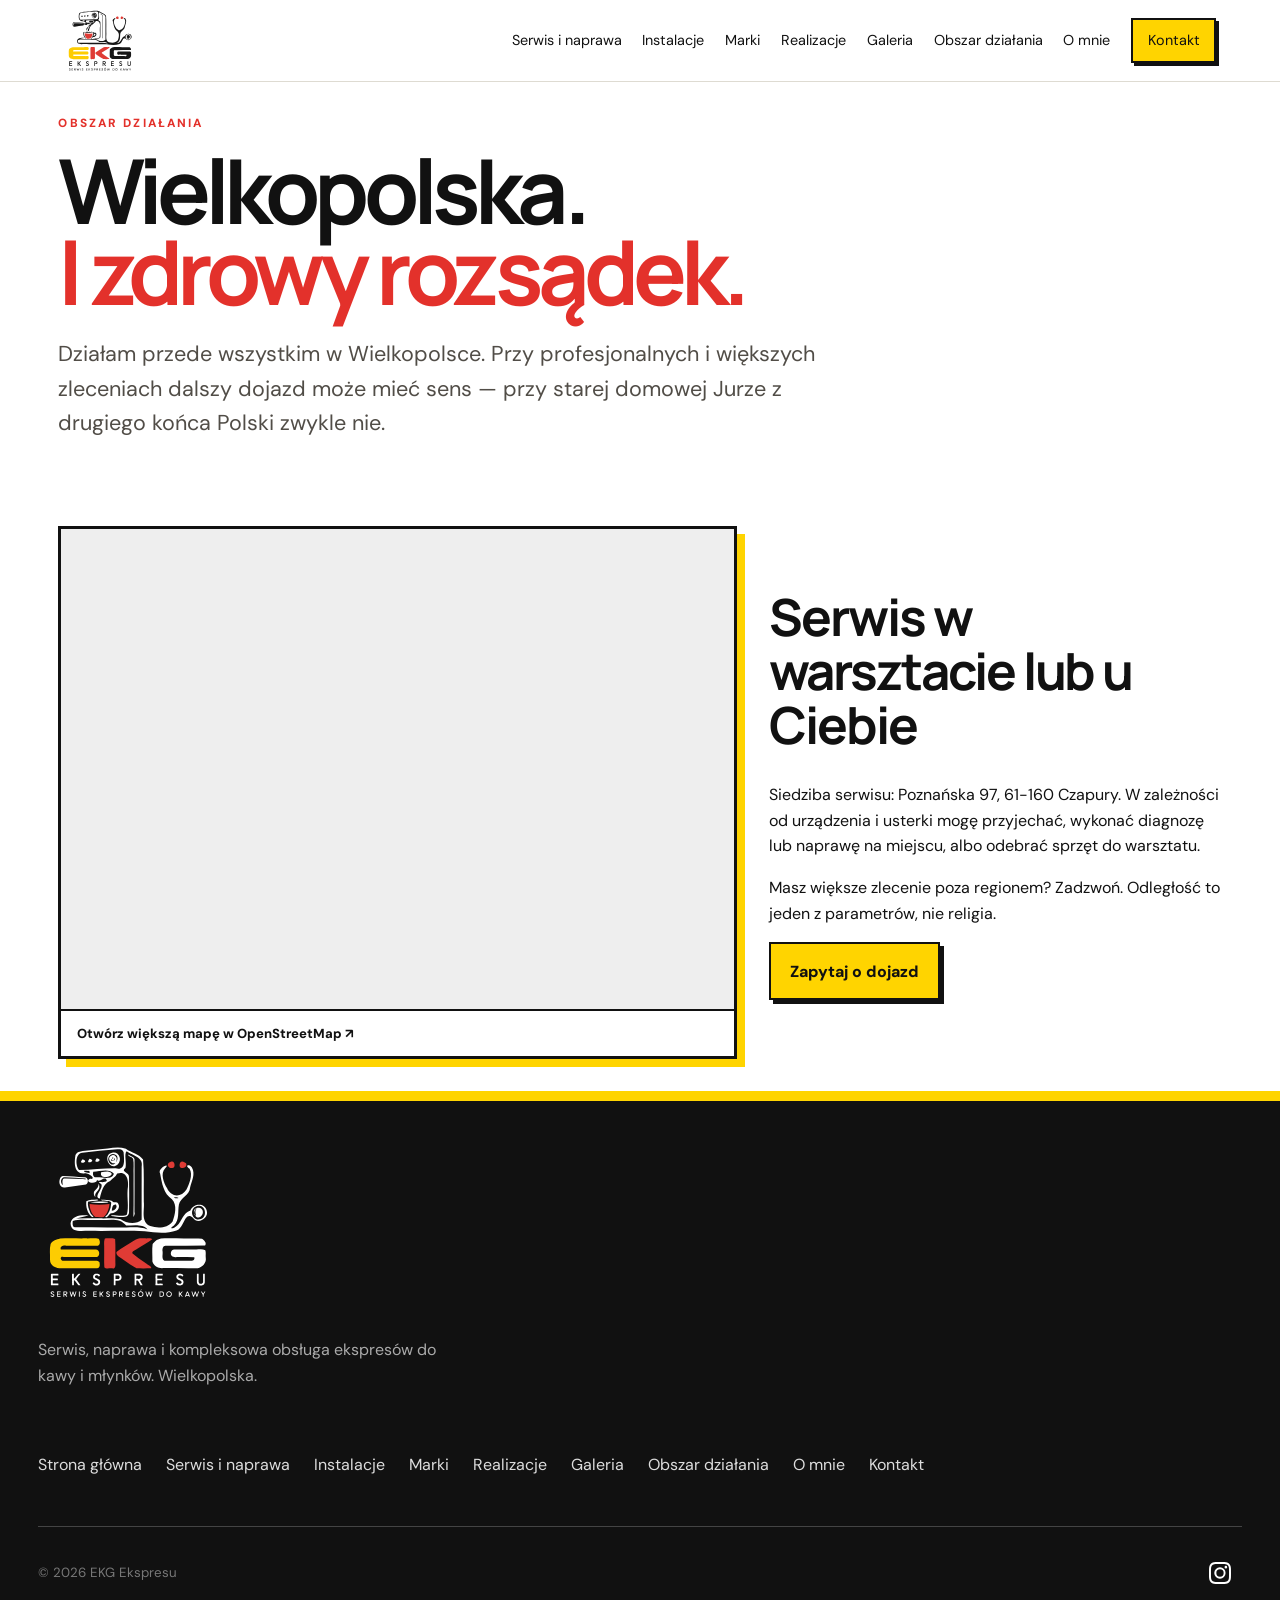
<file: obszar.html>
<!doctype html><html lang="pl"><head>
<!-- Google tag (gtag.js) -->
<script async src="https://www.googletagmanager.com/gtag/js?id=G-9K8SSH9CPL"></script>
<script>
  window.dataLayer = window.dataLayer || [];
  function gtag(){dataLayer.push(arguments);}
  gtag('js', new Date());

  gtag('config', 'G-9K8SSH9CPL');
</script>
<meta charset="utf-8"><meta name="viewport" content="width=device-width,initial-scale=1"><link rel="stylesheet" href="assets/css/style.css"><link rel="icon" type="image/x-icon" href="favicon.ico"><link rel="icon" type="image/svg+xml" href="favicon.svg"><script defer src="assets/js/main.js"></script><title>Obszar działania — serwis ekspresów Wielkopolska | EKG Ekspresu</title><meta name="description" content="Serwis ekspresów do kawy w Poznaniu i Wielkopolsce. Dojazd do klienta zależnie od rodzaju urządzenia i zlecenia."><link rel="canonical" href="https://ekgekspresu.pl/obszar.html"><meta property="og:title" content="Obszar działania — serwis ekspresów Wielkopolska | EKG Ekspresu"><meta property="og:description" content="Serwis ekspresów do kawy w Poznaniu i Wielkopolsce. Dojazd do klienta zależnie od rodzaju urządzenia i zlecenia."><meta property="og:type" content="website"><meta property="og:url" content="https://ekgekspresu.pl/obszar.html"></head><body><header><a class="brand" href="index.html" aria-label="EKG Ekspresu — strona główna"><img class="brand-logo" src="assets/img/logo.svg" alt="EKG Ekspresu" width="1254" height="1254"></a><button class="menu" aria-label="Otwórz menu" aria-expanded="false">☰</button><nav><a href="serwis.html">Serwis i naprawa</a><a href="instalacje.html">Instalacje</a><a href="marki.html">Marki</a><a href="realizacje.html">Realizacje</a><a href="galeria.html">Galeria</a><a href="obszar.html">Obszar działania</a><a href="o-mnie.html">O mnie</a><a class="nav-cta" href="kontakt.html">Kontakt</a></nav></header><main><section class="subhero"><p class="eyebrow">OBSZAR DZIAŁANIA</p><h1>Wielkopolska.<br><em>I zdrowy rozsądek.</em></h1><p class="lead">Działam przede wszystkim w Wielkopolsce. Przy profesjonalnych i większych zleceniach dalszy dojazd może mieć sens — przy starej domowej Jurze z drugiego końca Polski zwykle nie.</p></section><section class="mapwrap"><div class="map osm-map"><iframe title="Mapa OpenStreetMap — EKG Ekspresu, Czapury i Wielkopolska" src="https://www.openstreetmap.org/export/embed.html?bbox=15.90%2C50.95%2C18.95%2C53.15&amp;layer=mapnik&amp;marker=52.318%2C16.913" loading="lazy" referrerpolicy="no-referrer-when-downgrade"></iframe><p class="map-credit"><a href="https://www.openstreetmap.org/?mlat=52.318&amp;mlon=16.913#map=8/52.30/17.10" target="_blank" rel="noopener noreferrer">Otwórz większą mapę w OpenStreetMap ↗</a></p></div><div><h2>Serwis w warsztacie lub u Ciebie</h2><p>Siedziba serwisu: Poznańska 97, 61-160 Czapury. W zależności od urządzenia i usterki mogę przyjechać, wykonać diagnozę lub naprawę na miejscu, albo odebrać sprzęt do warsztatu.</p><p>Masz większe zlecenie poza regionem? Zadzwoń. Odległość to jeden z parametrów, nie religia.</p><a class="btn primary" href="tel:+48666062084">Zapytaj o dojazd</a></div></section></main><footer><div><a class="brand" href="index.html"><img class="brand-logo" src="assets/img/logo-footer.svg" alt="EKG Ekspresu" width="1254" height="1254"></a><p>Serwis, naprawa i kompleksowa obsługa ekspresów do kawy i młynków. Wielkopolska.</p></div><div class="footer-links"><a href="index.html">Strona główna</a><a href="serwis.html">Serwis i naprawa</a><a href="instalacje.html">Instalacje</a><a href="marki.html">Marki</a><a href="realizacje.html">Realizacje</a><a href="galeria.html">Galeria</a><a href="obszar.html">Obszar działania</a><a href="o-mnie.html">O mnie</a><a href="kontakt.html">Kontakt</a></div><div class="footer-bottom"><small>© <span id="year"></span> EKG Ekspresu</small><a class="social-link" href="https://www.instagram.com/ekgekspresu" target="_blank" rel="noopener noreferrer" aria-label="EKG Ekspresu na Instagramie"><img src="assets/icons/instagram.svg" alt="" width="22" height="22"></a></div></footer></body></html>
</file>
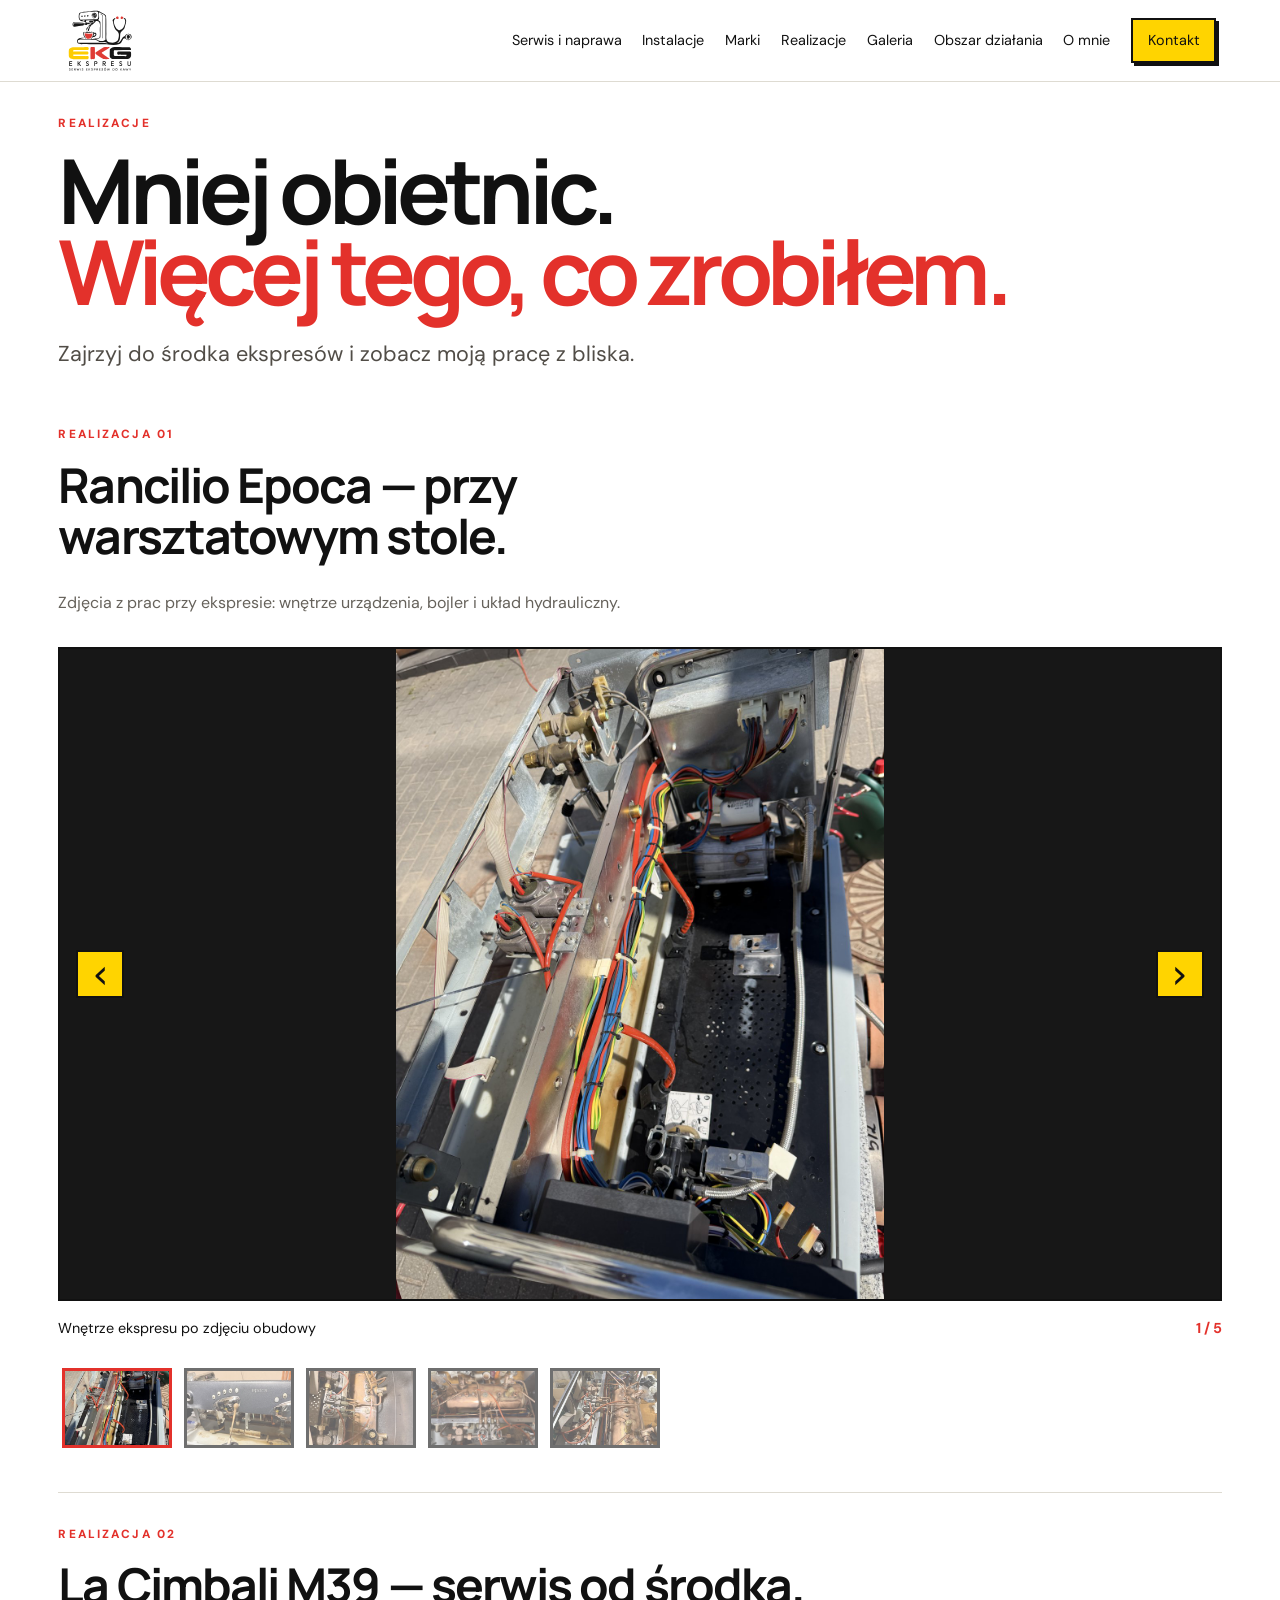
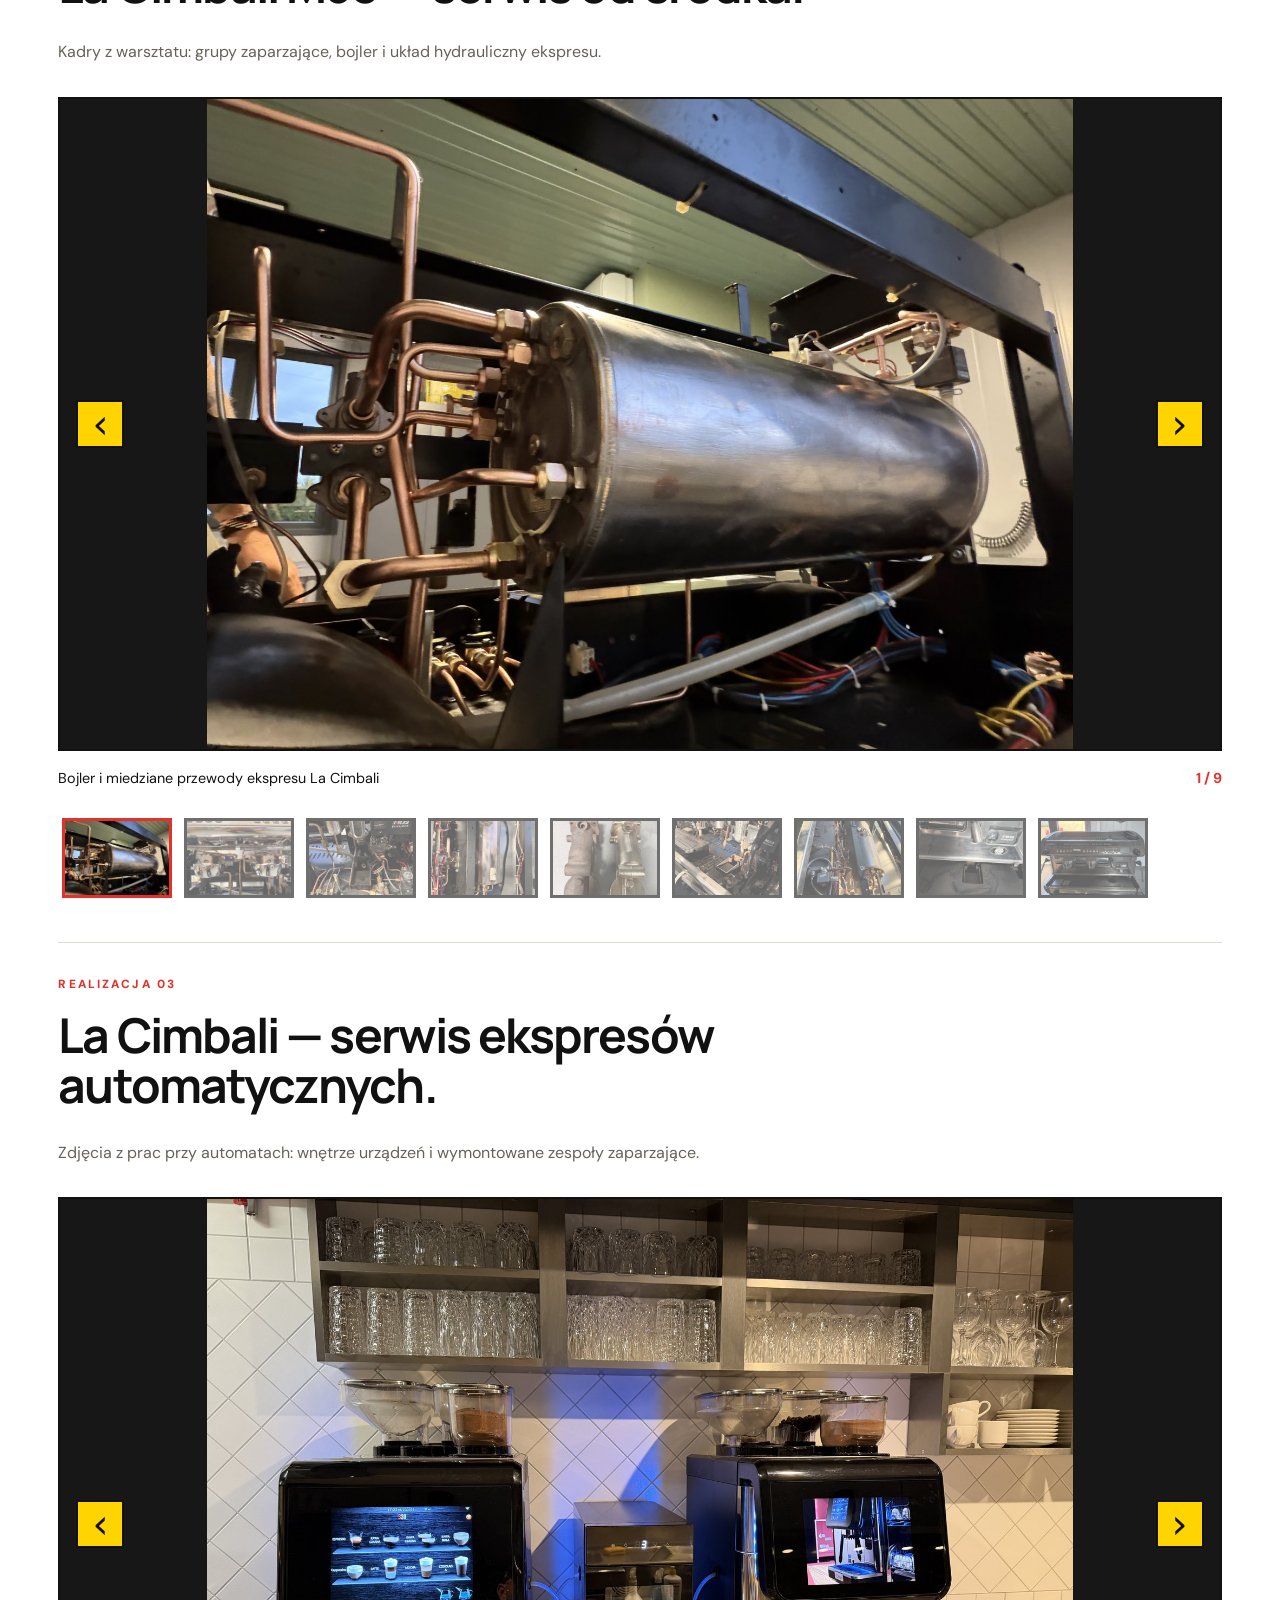
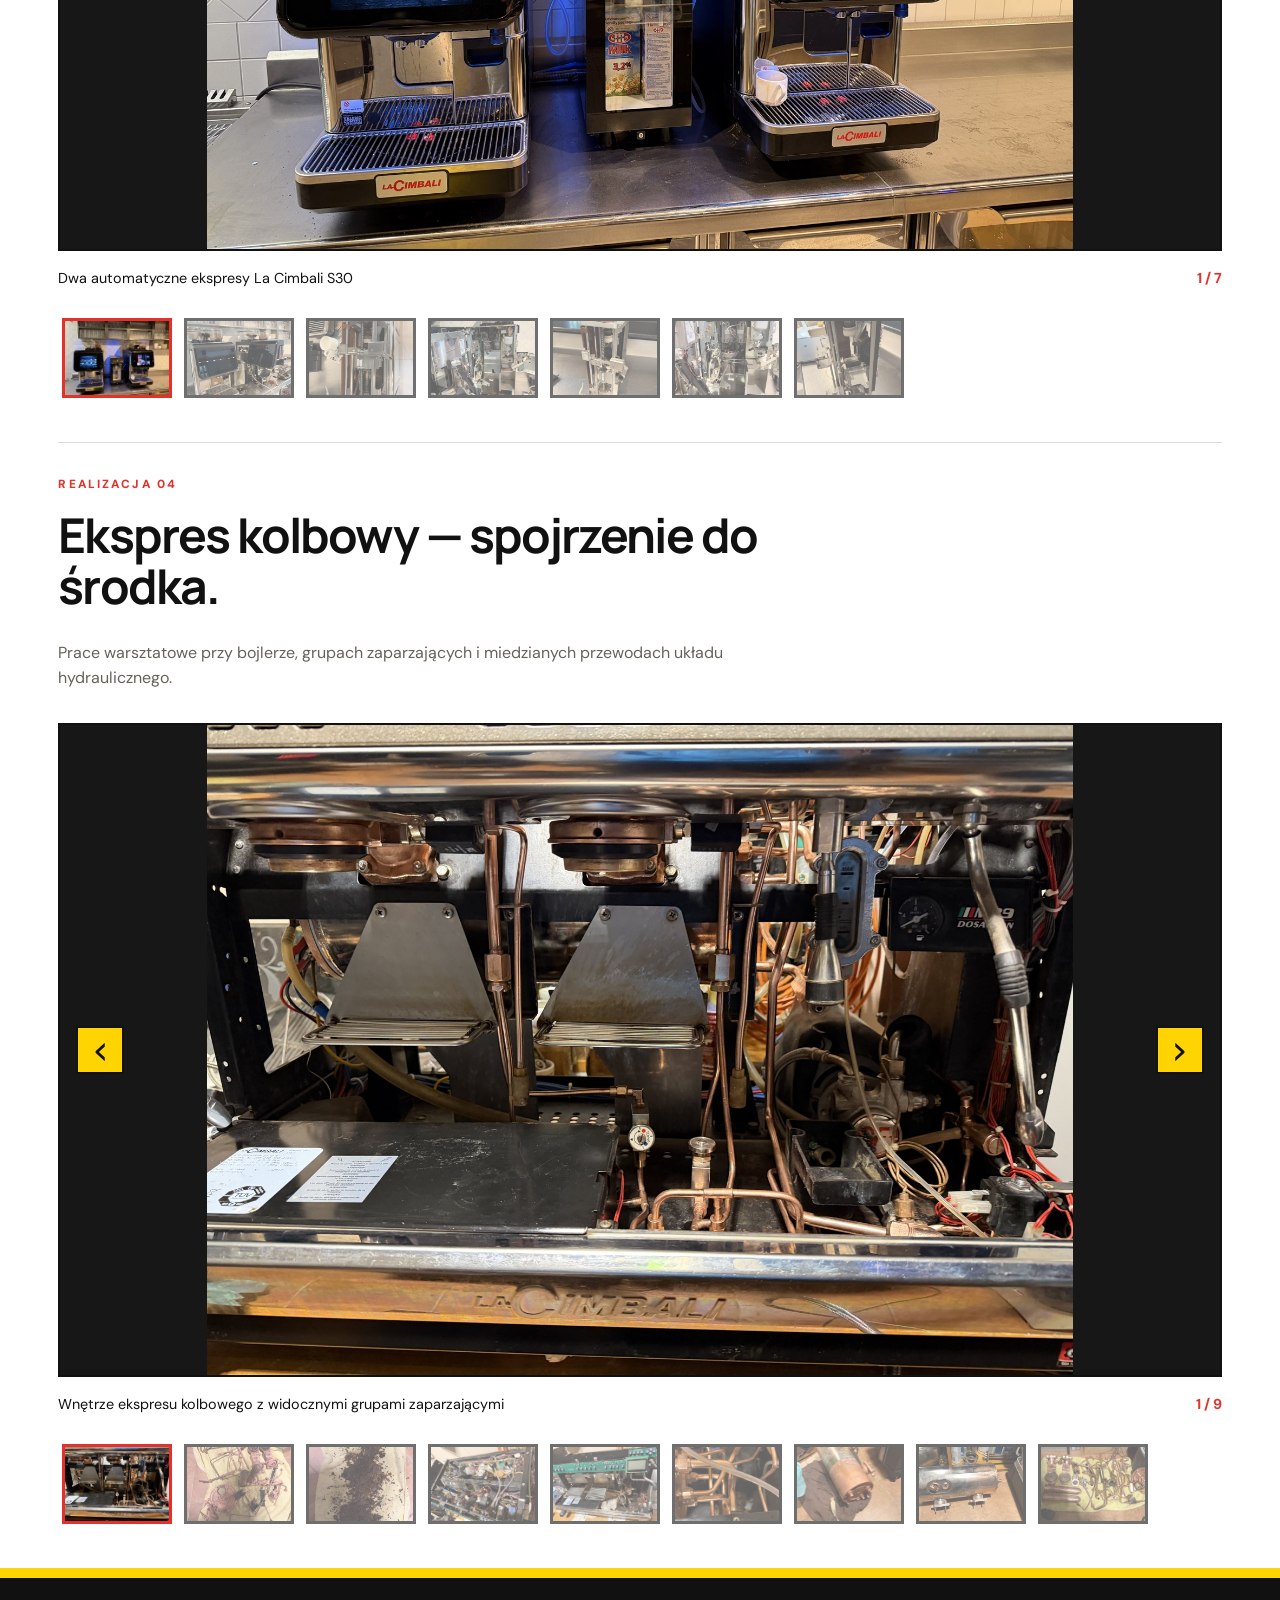
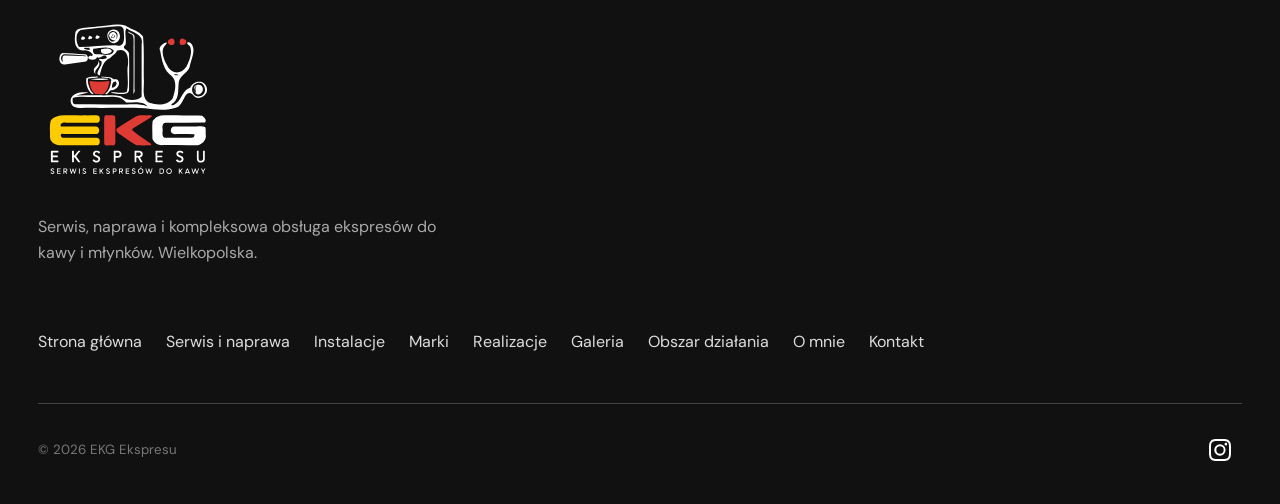
<file: realizacje.html>
<!doctype html><html lang="pl"><head>
<!-- Google tag (gtag.js) -->
<script async src="https://www.googletagmanager.com/gtag/js?id=G-9K8SSH9CPL"></script>
<script>
  window.dataLayer = window.dataLayer || [];
  function gtag(){dataLayer.push(arguments);}
  gtag('js', new Date());

  gtag('config', 'G-9K8SSH9CPL');
</script>
<meta charset="utf-8"><meta name="viewport" content="width=device-width,initial-scale=1"><link rel="stylesheet" href="assets/css/style.css"><link rel="icon" type="image/x-icon" href="favicon.ico"><link rel="icon" type="image/svg+xml" href="favicon.svg"><script defer src="assets/js/main.js"></script><title>Realizacje i naprawy ekspresów | EKG Ekspresu</title><meta name="description" content="Zobacz realizacje EKG Ekspresu — zdjęcia z prac przy ekspresach do kawy."><link rel="canonical" href="https://ekgekspresu.pl/realizacje.html"><meta property="og:title" content="Realizacje i naprawy ekspresów | EKG Ekspresu"><meta property="og:description" content="Zobacz realizacje EKG Ekspresu — zdjęcia z prac przy ekspresach do kawy."><meta property="og:type" content="website"><meta property="og:url" content="https://ekgekspresu.pl/realizacje.html"><script defer src="assets/js/galeria.js"></script></head><body><header><a class="brand" href="index.html" aria-label="EKG Ekspresu — strona główna"><img class="brand-logo" src="assets/img/logo.svg" alt="EKG Ekspresu" width="1254" height="1254"></a><button class="menu" aria-label="Otwórz menu" aria-expanded="false">☰</button><nav><a href="serwis.html">Serwis i naprawa</a><a href="instalacje.html">Instalacje</a><a href="marki.html">Marki</a><a href="realizacje.html">Realizacje</a><a href="galeria.html">Galeria</a><a href="obszar.html">Obszar działania</a><a href="o-mnie.html">O mnie</a><a class="nav-cta" href="kontakt.html">Kontakt</a></nav></header><main><section class="subhero"><p class="eyebrow">REALIZACJE</p><h1>Mniej obietnic.<br><em>Więcej tego, co zrobiłem.</em></h1><p class="lead">Zajrzyj do środka ekspresów i zobacz moją pracę z bliska.</p></section><section class="projects" aria-label="Realizacje serwisowe"><article class="project"><div class="project-heading"><p class="eyebrow">REALIZACJA 01</p><h2>Rancilio Epoca — przy warsztatowym stole.</h2><p>Zdjęcia z prac przy ekspresie: wnętrze urządzenia, bojler i układ hydrauliczny.</p></div><div class="carousel" aria-label="Zdjęcia realizacji 01" aria-roledescription="karuzela" tabindex="0"><div class="carousel-stage"><figure class="carousel-slide"><img src="assets/img/realizacje/01/01.jpg" alt="Wnętrze ekspresu po zdjęciu obudowy" decoding="async" fetchpriority="high"></figure><figure class="carousel-slide" hidden><img src="assets/img/realizacje/01/02.jpg" alt="Prace przy przednim panelu ekspresu Rancilio Epoca" decoding="async" loading="lazy"></figure><figure class="carousel-slide" hidden><img src="assets/img/realizacje/01/03.jpg" alt="Bojler i przewody wewnątrz ekspresu" decoding="async" loading="lazy"></figure><figure class="carousel-slide" hidden><img src="assets/img/realizacje/01/04.jpg" alt="Szczegóły bojlera i układu hydraulicznego" decoding="async" loading="lazy"></figure><figure class="carousel-slide" hidden><img src="assets/img/realizacje/01/05.jpg" alt="Widok wnętrza ekspresu na stanowisku serwisowym" decoding="async" loading="lazy"></figure><button class="carousel-arrow carousel-prev" type="button" aria-label="Poprzednie zdjęcie">‹</button><button class="carousel-arrow carousel-next" type="button" aria-label="Następne zdjęcie">›</button></div><div class="carousel-meta"><span class="carousel-caption"></span><span class="carousel-count" aria-live="polite" aria-atomic="true">1 / 5</span></div><div class="carousel-thumbs" aria-label="Wybierz zdjęcie"><button class="carousel-thumb" type="button" aria-label="Zdjęcie 1: Wnętrze ekspresu po zdjęciu obudowy" aria-pressed="true"><img src="assets/img/realizacje/01/01-miniatura.jpg" alt="" loading="lazy"></button><button class="carousel-thumb" type="button" aria-label="Zdjęcie 2: Prace przy przednim panelu ekspresu Rancilio Epoca" aria-pressed="false"><img src="assets/img/realizacje/01/02-miniatura.jpg" alt="" loading="lazy"></button><button class="carousel-thumb" type="button" aria-label="Zdjęcie 3: Bojler i przewody wewnątrz ekspresu" aria-pressed="false"><img src="assets/img/realizacje/01/03-miniatura.jpg" alt="" loading="lazy"></button><button class="carousel-thumb" type="button" aria-label="Zdjęcie 4: Szczegóły bojlera i układu hydraulicznego" aria-pressed="false"><img src="assets/img/realizacje/01/04-miniatura.jpg" alt="" loading="lazy"></button><button class="carousel-thumb" type="button" aria-label="Zdjęcie 5: Widok wnętrza ekspresu na stanowisku serwisowym" aria-pressed="false"><img src="assets/img/realizacje/01/05-miniatura.jpg" alt="" loading="lazy"></button></div></div></article><article class="project"><div class="project-heading"><p class="eyebrow">REALIZACJA 02</p><h2>La Cimbali M39 — serwis od środka.</h2><p>Kadry z warsztatu: grupy zaparzające, bojler i układ hydrauliczny ekspresu.</p></div><div class="carousel" aria-label="Zdjęcia realizacji 02" aria-roledescription="karuzela" tabindex="0"><div class="carousel-stage"><figure class="carousel-slide"><img src="assets/img/realizacje/02/01.jpg" alt="Bojler i miedziane przewody ekspresu La Cimbali" decoding="async" loading="lazy"></figure><figure class="carousel-slide" hidden><img src="assets/img/realizacje/02/02.jpg" alt="Grupy zaparzające ekspresu La Cimbali" decoding="async" loading="lazy"></figure><figure class="carousel-slide" hidden><img src="assets/img/realizacje/02/03.jpg" alt="Wnętrze ekspresu La Cimbali M39 Dosatron" decoding="async" loading="lazy"></figure><figure class="carousel-slide" hidden><img src="assets/img/realizacje/02/04.jpg" alt="Bojler i instalacja wewnątrz ekspresu" decoding="async" loading="lazy"></figure><figure class="carousel-slide" hidden><img src="assets/img/realizacje/02/05.jpg" alt="Grupa M39 Dosatrona przed i po odkamienianiu" decoding="async" loading="lazy"></figure><figure class="carousel-slide" hidden><img src="assets/img/realizacje/02/06.jpg" alt="Stanowisko serwisowe i wnętrze ekspresu" decoding="async" loading="lazy"></figure><figure class="carousel-slide" hidden><img src="assets/img/realizacje/02/07.jpg" alt="Widok układu hydraulicznego od góry" decoding="async" loading="lazy"></figure><figure class="carousel-slide" hidden><img src="assets/img/realizacje/02/08.jpg" alt="Panel i dysza ekspresu La Cimbali M39" decoding="async" loading="lazy"></figure><figure class="carousel-slide" hidden><img src="assets/img/realizacje/02/09.jpg" alt="Ekspres La Cimbali M39 na stanowisku warsztatowym" decoding="async" loading="lazy"></figure><button class="carousel-arrow carousel-prev" type="button" aria-label="Poprzednie zdjęcie">‹</button><button class="carousel-arrow carousel-next" type="button" aria-label="Następne zdjęcie">›</button></div><div class="carousel-meta"><span class="carousel-caption"></span><span class="carousel-count" aria-live="polite" aria-atomic="true">1 / 9</span></div><div class="carousel-thumbs" aria-label="Wybierz zdjęcie"><button class="carousel-thumb" type="button" aria-label="Zdjęcie 1: Bojler i miedziane przewody ekspresu La Cimbali" aria-pressed="true"><img src="assets/img/realizacje/02/01-miniatura.jpg" alt="" loading="lazy"></button><button class="carousel-thumb" type="button" aria-label="Zdjęcie 2: Grupy zaparzające ekspresu La Cimbali" aria-pressed="false"><img src="assets/img/realizacje/02/02-miniatura.jpg" alt="" loading="lazy"></button><button class="carousel-thumb" type="button" aria-label="Zdjęcie 3: Wnętrze ekspresu La Cimbali M39 Dosatron" aria-pressed="false"><img src="assets/img/realizacje/02/03-miniatura.jpg" alt="" loading="lazy"></button><button class="carousel-thumb" type="button" aria-label="Zdjęcie 4: Bojler i instalacja wewnątrz ekspresu" aria-pressed="false"><img src="assets/img/realizacje/02/04-miniatura.jpg" alt="" loading="lazy"></button><button class="carousel-thumb" type="button" aria-label="Zdjęcie 5: Grupa M39 Dosatrona przed i po odkamienianiu" aria-pressed="false"><img src="assets/img/realizacje/02/05-miniatura.jpg" alt="" loading="lazy"></button><button class="carousel-thumb" type="button" aria-label="Zdjęcie 6: Stanowisko serwisowe i wnętrze ekspresu" aria-pressed="false"><img src="assets/img/realizacje/02/06-miniatura.jpg" alt="" loading="lazy"></button><button class="carousel-thumb" type="button" aria-label="Zdjęcie 7: Widok układu hydraulicznego od góry" aria-pressed="false"><img src="assets/img/realizacje/02/07-miniatura.jpg" alt="" loading="lazy"></button><button class="carousel-thumb" type="button" aria-label="Zdjęcie 8: Panel i dysza ekspresu La Cimbali M39" aria-pressed="false"><img src="assets/img/realizacje/02/08-miniatura.jpg" alt="" loading="lazy"></button><button class="carousel-thumb" type="button" aria-label="Zdjęcie 9: Ekspres La Cimbali M39 na stanowisku warsztatowym" aria-pressed="false"><img src="assets/img/realizacje/02/09-miniatura.jpg" alt="" loading="lazy"></button></div></div></article><article class="project"><div class="project-heading"><p class="eyebrow">REALIZACJA 03</p><h2>La Cimbali — serwis ekspresów automatycznych.</h2><p>Zdjęcia z prac przy automatach: wnętrze urządzeń i wymontowane zespoły zaparzające.</p></div><div class="carousel" aria-label="Zdjęcia realizacji 03" aria-roledescription="karuzela" tabindex="0"><div class="carousel-stage"><figure class="carousel-slide"><img src="assets/img/realizacje/03/01.jpg" alt="Dwa automatyczne ekspresy La Cimbali S30" decoding="async" loading="lazy"></figure><figure class="carousel-slide" hidden><img src="assets/img/realizacje/03/02.jpg" alt="Ekspresy automatyczne na stanowisku serwisowym" decoding="async" loading="lazy"></figure><figure class="carousel-slide" hidden><img src="assets/img/realizacje/03/03.jpg" alt="Wymontowany zespół zaparzający na stole" decoding="async" loading="lazy"></figure><figure class="carousel-slide" hidden><img src="assets/img/realizacje/03/04.jpg" alt="Otwarty ekspres automatyczny podczas serwisu" decoding="async" loading="lazy"></figure><figure class="carousel-slide" hidden><img src="assets/img/realizacje/03/05.jpg" alt="Zespół zaparzający wyjęty z ekspresu" decoding="async" loading="lazy"></figure><figure class="carousel-slide" hidden><img src="assets/img/realizacje/03/06.jpg" alt="Wnętrze automatycznego ekspresu La Cimbali" decoding="async" loading="lazy"></figure><figure class="carousel-slide" hidden><img src="assets/img/realizacje/03/07.jpg" alt="Szczegóły mechanizmu zespołu zaparzającego" decoding="async" loading="lazy"></figure><button class="carousel-arrow carousel-prev" type="button" aria-label="Poprzednie zdjęcie">‹</button><button class="carousel-arrow carousel-next" type="button" aria-label="Następne zdjęcie">›</button></div><div class="carousel-meta"><span class="carousel-caption"></span><span class="carousel-count" aria-live="polite" aria-atomic="true">1 / 7</span></div><div class="carousel-thumbs" aria-label="Wybierz zdjęcie"><button class="carousel-thumb" type="button" aria-label="Zdjęcie 1: Dwa automatyczne ekspresy La Cimbali S30" aria-pressed="true"><img src="assets/img/realizacje/03/01-miniatura.jpg" alt="" loading="lazy"></button><button class="carousel-thumb" type="button" aria-label="Zdjęcie 2: Ekspresy automatyczne na stanowisku serwisowym" aria-pressed="false"><img src="assets/img/realizacje/03/02-miniatura.jpg" alt="" loading="lazy"></button><button class="carousel-thumb" type="button" aria-label="Zdjęcie 3: Wymontowany zespół zaparzający na stole" aria-pressed="false"><img src="assets/img/realizacje/03/03-miniatura.jpg" alt="" loading="lazy"></button><button class="carousel-thumb" type="button" aria-label="Zdjęcie 4: Otwarty ekspres automatyczny podczas serwisu" aria-pressed="false"><img src="assets/img/realizacje/03/04-miniatura.jpg" alt="" loading="lazy"></button><button class="carousel-thumb" type="button" aria-label="Zdjęcie 5: Zespół zaparzający wyjęty z ekspresu" aria-pressed="false"><img src="assets/img/realizacje/03/05-miniatura.jpg" alt="" loading="lazy"></button><button class="carousel-thumb" type="button" aria-label="Zdjęcie 6: Wnętrze automatycznego ekspresu La Cimbali" aria-pressed="false"><img src="assets/img/realizacje/03/06-miniatura.jpg" alt="" loading="lazy"></button><button class="carousel-thumb" type="button" aria-label="Zdjęcie 7: Szczegóły mechanizmu zespołu zaparzającego" aria-pressed="false"><img src="assets/img/realizacje/03/07-miniatura.jpg" alt="" loading="lazy"></button></div></div></article><article class="project"><div class="project-heading"><p class="eyebrow">REALIZACJA 04</p><h2>Ekspres kolbowy — spojrzenie do środka.</h2><p>Prace warsztatowe przy bojlerze, grupach zaparzających i miedzianych przewodach układu hydraulicznego.</p></div><div class="carousel" aria-label="Zdjęcia realizacji 04" aria-roledescription="karuzela" tabindex="0"><div class="carousel-stage"><figure class="carousel-slide"><img src="assets/img/realizacje/04/01.jpg" alt="Wnętrze ekspresu kolbowego z widocznymi grupami zaparzającymi" decoding="async" loading="lazy"></figure><figure class="carousel-slide" hidden><img src="assets/img/realizacje/04/02.jpg" alt="Wymontowane przewody i elementy układu hydraulicznego" decoding="async" loading="lazy"></figure><figure class="carousel-slide" hidden><img src="assets/img/realizacje/04/03.jpg" alt="Osady usunięte podczas prac serwisowych" decoding="async" loading="lazy"></figure><figure class="carousel-slide" hidden><img src="assets/img/realizacje/04/04.jpg" alt="Ekspres ze zdjętą obudową na stanowisku warsztatowym" decoding="async" loading="lazy"></figure><figure class="carousel-slide" hidden><img src="assets/img/realizacje/04/05.jpg" alt="Przedni panel i elektronika ekspresu podczas serwisu" decoding="async" loading="lazy"></figure><figure class="carousel-slide" hidden><img src="assets/img/realizacje/04/06.jpg" alt="Miedziane przewody i zawory wewnątrz ekspresu" decoding="async" loading="lazy"></figure><figure class="carousel-slide" hidden><img src="assets/img/realizacje/04/07.jpg" alt="Wymontowany miedziany bojler ekspresu" decoding="async" loading="lazy"></figure><figure class="carousel-slide" hidden><img src="assets/img/realizacje/04/08.jpg" alt="Bojler ekspresu na stanowisku serwisowym" decoding="async" loading="lazy"></figure><figure class="carousel-slide" hidden><img src="assets/img/realizacje/04/09.jpg" alt="Rozłożone grupy zaparzające i miedziane przewody" decoding="async" loading="lazy"></figure><button class="carousel-arrow carousel-prev" type="button" aria-label="Poprzednie zdjęcie">‹</button><button class="carousel-arrow carousel-next" type="button" aria-label="Następne zdjęcie">›</button></div><div class="carousel-meta"><span class="carousel-caption"></span><span class="carousel-count" aria-live="polite" aria-atomic="true">1 / 9</span></div><div class="carousel-thumbs" aria-label="Wybierz zdjęcie"><button class="carousel-thumb" type="button" aria-label="Zdjęcie 1: Wnętrze ekspresu kolbowego z widocznymi grupami zaparzającymi" aria-pressed="true"><img src="assets/img/realizacje/04/01-miniatura.jpg" alt="" loading="lazy"></button><button class="carousel-thumb" type="button" aria-label="Zdjęcie 2: Wymontowane przewody i elementy układu hydraulicznego" aria-pressed="false"><img src="assets/img/realizacje/04/02-miniatura.jpg" alt="" loading="lazy"></button><button class="carousel-thumb" type="button" aria-label="Zdjęcie 3: Osady usunięte podczas prac serwisowych" aria-pressed="false"><img src="assets/img/realizacje/04/03-miniatura.jpg" alt="" loading="lazy"></button><button class="carousel-thumb" type="button" aria-label="Zdjęcie 4: Ekspres ze zdjętą obudową na stanowisku warsztatowym" aria-pressed="false"><img src="assets/img/realizacje/04/04-miniatura.jpg" alt="" loading="lazy"></button><button class="carousel-thumb" type="button" aria-label="Zdjęcie 5: Przedni panel i elektronika ekspresu podczas serwisu" aria-pressed="false"><img src="assets/img/realizacje/04/05-miniatura.jpg" alt="" loading="lazy"></button><button class="carousel-thumb" type="button" aria-label="Zdjęcie 6: Miedziane przewody i zawory wewnątrz ekspresu" aria-pressed="false"><img src="assets/img/realizacje/04/06-miniatura.jpg" alt="" loading="lazy"></button><button class="carousel-thumb" type="button" aria-label="Zdjęcie 7: Wymontowany miedziany bojler ekspresu" aria-pressed="false"><img src="assets/img/realizacje/04/07-miniatura.jpg" alt="" loading="lazy"></button><button class="carousel-thumb" type="button" aria-label="Zdjęcie 8: Bojler ekspresu na stanowisku serwisowym" aria-pressed="false"><img src="assets/img/realizacje/04/08-miniatura.jpg" alt="" loading="lazy"></button><button class="carousel-thumb" type="button" aria-label="Zdjęcie 9: Rozłożone grupy zaparzające i miedziane przewody" aria-pressed="false"><img src="assets/img/realizacje/04/09-miniatura.jpg" alt="" loading="lazy"></button></div></div></article></section></main><footer><div><a class="brand" href="index.html"><img class="brand-logo" src="assets/img/logo-footer.svg" alt="EKG Ekspresu" width="1254" height="1254"></a><p>Serwis, naprawa i kompleksowa obsługa ekspresów do kawy i młynków. Wielkopolska.</p></div><div class="footer-links"><a href="index.html">Strona główna</a><a href="serwis.html">Serwis i naprawa</a><a href="instalacje.html">Instalacje</a><a href="marki.html">Marki</a><a href="realizacje.html">Realizacje</a><a href="galeria.html">Galeria</a><a href="obszar.html">Obszar działania</a><a href="o-mnie.html">O mnie</a><a href="kontakt.html">Kontakt</a></div><div class="footer-bottom"><small>© <span id="year"></span> EKG Ekspresu</small><a class="social-link" href="https://www.instagram.com/ekgekspresu" target="_blank" rel="noopener noreferrer" aria-label="EKG Ekspresu na Instagramie"><img src="assets/icons/instagram.svg" alt="" width="22" height="22"></a></div></footer></body></html>
</file>
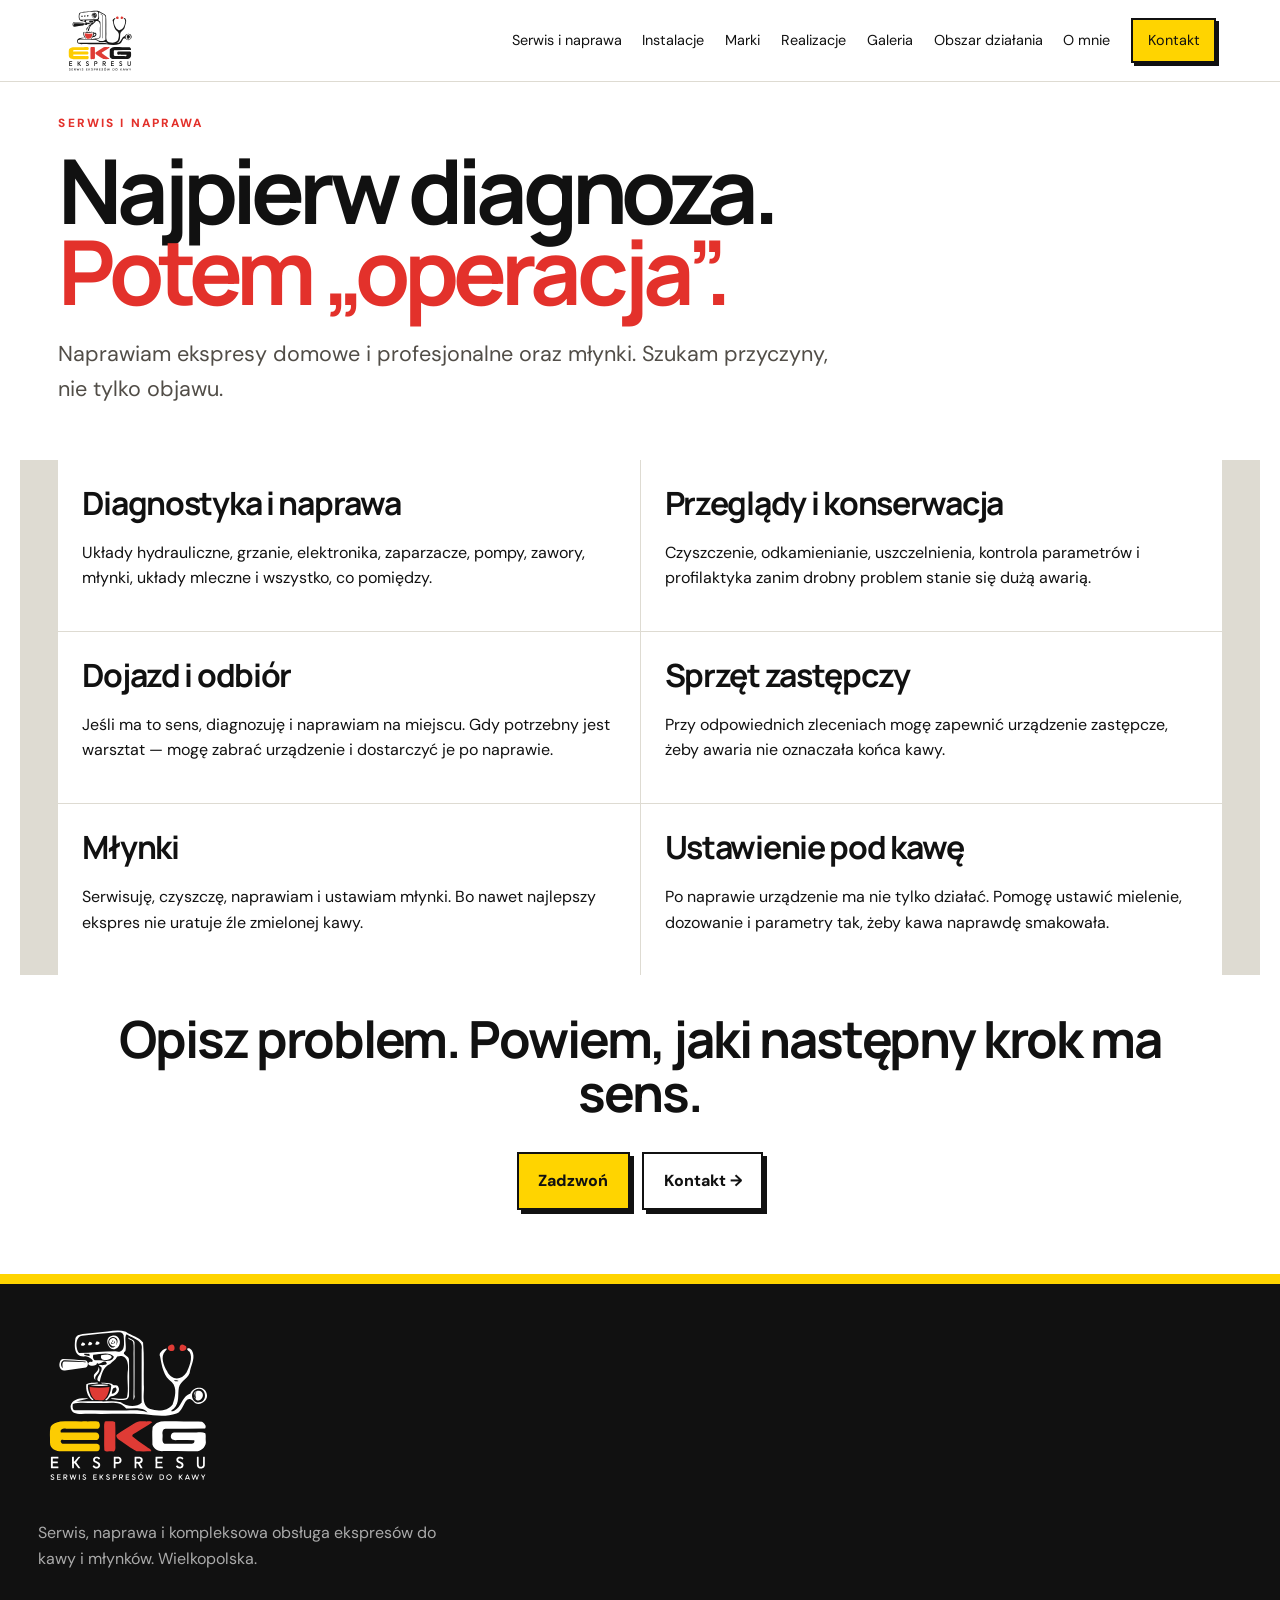
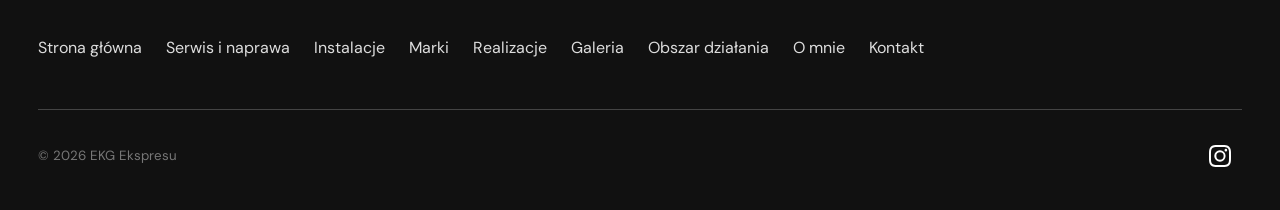
<file: serwis.html>
<!doctype html><html lang="pl"><head>
<!-- Google tag (gtag.js) -->
<script async src="https://www.googletagmanager.com/gtag/js?id=G-9K8SSH9CPL"></script>
<script>
  window.dataLayer = window.dataLayer || [];
  function gtag(){dataLayer.push(arguments);}
  gtag('js', new Date());

  gtag('config', 'G-9K8SSH9CPL');
</script>
<meta charset="utf-8"><meta name="viewport" content="width=device-width,initial-scale=1"><link rel="stylesheet" href="assets/css/style.css"><link rel="icon" type="image/x-icon" href="favicon.ico"><link rel="icon" type="image/svg+xml" href="favicon.svg"><script defer src="assets/js/main.js"></script><title>Serwis i naprawa ekspresów oraz młynków | EKG Ekspresu</title><meta name="description" content="Diagnostyka, naprawa i konserwacja ekspresów domowych i profesjonalnych oraz młynków w Wielkopolsce."><link rel="canonical" href="https://ekgekspresu.pl/serwis.html"><meta property="og:title" content="Serwis i naprawa ekspresów oraz młynków | EKG Ekspresu"><meta property="og:description" content="Diagnostyka, naprawa i konserwacja ekspresów domowych i profesjonalnych oraz młynków w Wielkopolsce."><meta property="og:type" content="website"><meta property="og:url" content="https://ekgekspresu.pl/serwis.html"></head><body><header><a class="brand" href="index.html" aria-label="EKG Ekspresu — strona główna"><img class="brand-logo" src="assets/img/logo.svg" alt="EKG Ekspresu" width="1254" height="1254"></a><button class="menu" aria-label="Otwórz menu" aria-expanded="false">☰</button><nav><a href="serwis.html">Serwis i naprawa</a><a href="instalacje.html">Instalacje</a><a href="marki.html">Marki</a><a href="realizacje.html">Realizacje</a><a href="galeria.html">Galeria</a><a href="obszar.html">Obszar działania</a><a href="o-mnie.html">O mnie</a><a class="nav-cta" href="kontakt.html">Kontakt</a></nav></header><main><section class="subhero"><p class="eyebrow">SERWIS I NAPRAWA</p><h1>Najpierw diagnoza.<br><em>Potem „operacja”.</em></h1><p class="lead">Naprawiam ekspresy domowe i profesjonalne oraz młynki. Szukam przyczyny, nie tylko objawu.</p></section><section class="servicegrid"><article><h2>Diagnostyka i naprawa</h2><p>Układy hydrauliczne, grzanie, elektronika, zaparzacze, pompy, zawory, młynki, układy mleczne i wszystko, co pomiędzy.</p></article><article><h2>Przeglądy i konserwacja</h2><p>Czyszczenie, odkamienianie, uszczelnienia, kontrola parametrów i profilaktyka zanim drobny problem stanie się dużą awarią.</p></article><article><h2>Dojazd i odbiór</h2><p>Jeśli ma to sens, diagnozuję i naprawiam na miejscu. Gdy potrzebny jest warsztat — mogę zabrać urządzenie i dostarczyć je po naprawie.</p></article><article><h2>Sprzęt zastępczy</h2><p>Przy odpowiednich zleceniach mogę zapewnić urządzenie zastępcze, żeby awaria nie oznaczała końca kawy.</p></article><article><h2>Młynki</h2><p>Serwisuję, czyszczę, naprawiam i ustawiam młynki. Bo nawet najlepszy ekspres nie uratuje źle zmielonej kawy.</p></article><article><h2>Ustawienie pod kawę</h2><p>Po naprawie urządzenie ma nie tylko działać. Pomogę ustawić mielenie, dozowanie i parametry tak, żeby kawa naprawdę smakowała.</p></article></section><section class="cta"><h2>Opisz problem. Powiem, jaki następny krok ma sens.</h2><div class="actions"><a class="btn primary" href="tel:+48666062084">Zadzwoń</a><a class="btn" href="kontakt.html">Kontakt →</a></div></section></main><footer><div><a class="brand" href="index.html"><img class="brand-logo" src="assets/img/logo-footer.svg" alt="EKG Ekspresu" width="1254" height="1254"></a><p>Serwis, naprawa i kompleksowa obsługa ekspresów do kawy i młynków. Wielkopolska.</p></div><div class="footer-links"><a href="index.html">Strona główna</a><a href="serwis.html">Serwis i naprawa</a><a href="instalacje.html">Instalacje</a><a href="marki.html">Marki</a><a href="realizacje.html">Realizacje</a><a href="galeria.html">Galeria</a><a href="obszar.html">Obszar działania</a><a href="o-mnie.html">O mnie</a><a href="kontakt.html">Kontakt</a></div><div class="footer-bottom"><small>© <span id="year"></span> EKG Ekspresu</small><a class="social-link" href="https://www.instagram.com/ekgekspresu" target="_blank" rel="noopener noreferrer" aria-label="EKG Ekspresu na Instagramie"><img src="assets/icons/instagram.svg" alt="" width="22" height="22"></a></div></footer></body></html>
</file>
<file: assets/css/style.css>
@import url('https://fonts.googleapis.com/css2?family=DM+Sans:wght@400;500;600;700&family=Manrope:wght@600;700;800&display=swap');
:root{--ink:#111111;--paper:#ffffff;--cream:#fff9df;--yellow:#ffd400;--accent:#e3312b;--muted:#66625b;--line:#dedbd2;--dark:#111111}*{box-sizing:border-box}html{scroll-behavior:smooth}body{margin:0;background:var(--paper);color:var(--ink);font-family:'DM Sans',system-ui,sans-serif;line-height:1.6}header{height:82px;display:flex;align-items:center;justify-content:space-between;padding:0 5vw;border-bottom:1px solid var(--line);position:sticky;top:0;background:rgba(255,255,255,.96);backdrop-filter:blur(12px);z-index:20}.brand{font-family:Manrope,sans-serif;font-weight:800;font-size:1.25rem;color:var(--ink);text-decoration:none}.pulse{color:var(--accent)}nav{display:flex;gap:1.3rem;align-items:center}nav a{color:var(--ink);text-decoration:none;font-size:.9rem}.nav-cta{border:2px solid var(--ink);padding:.55rem .9rem;background:var(--yellow);box-shadow:3px 3px 0 var(--ink)}.menu{display:none;background:none;border:0;font-size:1.6rem}.hero,.subhero,.intro,.cards,.process,.brands,.cta,.servicegrid,.twocol,.note,.gallery,.mapwrap,.story,.contactgrid,.contacttip,.quote{max-width:1240px;margin:auto;padding:2rem 3vw}.hero{min-height:0;display:grid;grid-template-columns:1.4fr .6fr;gap:2rem;align-items:center}.eyebrow{font-size:.74rem;letter-spacing:.18em;font-weight:800;color:var(--accent);margin:0 0 1rem}.hero h1,.subhero h1{font-family:Manrope,sans-serif;font-size:clamp(3.4rem,8vw,7.8rem);line-height:.91;letter-spacing:-.065em;margin:.1em 0 .28em}.subhero h1{font-size:clamp(3rem,7vw,6.6rem)}em{font-style:normal;color:var(--accent)}.lead{font-size:clamp(1.05rem,1.8vw,1.35rem);max-width:780px;color:#514d47}.actions{display:flex;gap:.8rem;flex-wrap:wrap;margin:2rem 0}.btn{display:inline-block;border:2px solid var(--ink);padding:.9rem 1.2rem;color:var(--ink);text-decoration:none;font-weight:800;background:white;box-shadow:4px 4px 0 var(--ink);transition:transform .15s,box-shadow .15s}.btn:hover{transform:translate(2px,2px);box-shadow:2px 2px 0 var(--ink)}.btn.primary{background:var(--yellow);color:var(--ink)}.stats{display:flex;gap:2.5rem;margin-top:2rem}.stats div{display:flex;flex-direction:column}.stats b{font-size:1.05rem}.stats span{font-size:.8rem;color:var(--muted)}.hero-art{height:480px;background:var(--yellow);color:var(--ink);border:3px solid var(--ink);display:flex;flex-direction:column;align-items:center;justify-content:center;transform:rotate(1.5deg);box-shadow:14px 14px 0 var(--accent)}.cup{font-size:7rem}.steam{font-size:2rem;letter-spacing:.4em;color:var(--accent);font-weight:800}.hero-art p{text-align:center}.intro{display:grid;grid-template-columns:.6fr 1fr 1fr;gap:3rem;border-top:1px solid var(--line)}h2{font-family:Manrope,sans-serif;font-size:clamp(2rem,4vw,3.5rem);line-height:1.05;letter-spacing:-.04em;margin:.1em 0 .6em}.cards{display:grid;grid-template-columns:repeat(3,1fr);gap:1px;background:var(--line);padding-top:0;padding-bottom:0}.card{background:var(--paper);padding:1.5rem;color:var(--ink);text-decoration:none;min-height:280px;display:flex;flex-direction:column}.card span,.worktext span{font-size:.75rem;color:var(--accent);font-weight:700;letter-spacing:.12em}.card h3{font-family:Manrope;font-size:1.8rem;margin-top:auto}.card b{margin-top:1.5rem}.process{display:grid;grid-template-columns:.8fr 1.2fr;gap:2rem}.process ol{list-style:none;margin:0;padding:0;counter-reset:x}.process li{padding:1.4rem 0;border-top:1px solid var(--line);display:grid;grid-template-columns:1fr 2fr;gap:1rem}.process li b{font-size:1.1rem}.process li span{color:var(--muted)}.brands{background:var(--dark);color:white;max-width:none;padding-left:max(3vw,calc((100vw - 1240px)/2 + 3vw));padding-right:max(3vw,calc((100vw - 1240px)/2 + 3vw))}.brandcloud{font-family:Manrope;font-weight:700;font-size:clamp(1.5rem,3vw,2.6rem);line-height:1.7;color:#d8d0c4}.textlink{display:inline-block;margin-top:2rem;color:white}.cta{text-align:center}.cta .actions{justify-content:center}.subhero{padding-bottom:2rem}.servicegrid{display:grid;grid-template-columns:repeat(2,1fr);gap:1px;background:var(--line);padding-top:0;padding-bottom:0}.servicegrid article{background:var(--paper);padding:1.5rem}.servicegrid h2{font-size:2rem}.twocol{display:grid;grid-template-columns:1fr 1fr;gap:2rem}.brandlist{display:flex;flex-wrap:wrap;gap:.7rem}.brandlist span{border:2px solid var(--ink);padding:.8rem 1rem;background:var(--yellow);font-weight:700}.note{padding-top:1rem;padding-bottom:1rem;color:var(--muted);font-size:.9rem}.quote blockquote{font-family:Manrope;font-size:clamp(2rem,5vw,4rem);line-height:1.1;margin:0;border-left:8px solid var(--accent);padding-left:2rem}.gallery{display:grid;gap:3rem}.work{display:grid;grid-template-columns:1fr 1fr 1.2fr;gap:1px;background:var(--line)}.placeholder{min-height:330px;background:var(--yellow);border:2px solid var(--ink);display:flex;align-items:center;justify-content:center;flex-direction:column;font-family:Manrope;font-size:2rem}.placeholder small{font:400 .8rem 'DM Sans';color:var(--muted)}.worktext{background:var(--paper);padding:2rem}.worktext h2{font-size:1.8rem}.mapwrap{display:grid;grid-template-columns:1.2fr .8fr;gap:2rem;align-items:center}.map{height:520px;background:#fff7c2;position:relative;overflow:hidden;border:1px solid var(--line)}.region{position:absolute;inset:18% 13%;border:4px solid var(--accent);background:rgba(255,212,0,.38);border-radius:47% 53% 56% 44%;display:grid;place-items:center;font:800 2rem Manrope;color:#8d8477;transform:rotate(-7deg)}.pin{position:absolute;background:var(--ink);color:white;padding:.35rem .55rem;font-size:.75rem;z-index:2}.p1{left:47%;top:43%}.p2{left:52%;top:52%}.p3{left:28%;top:25%}.story{display:grid;grid-template-columns:.8fr 1.2fr;gap:2rem}.portrait{min-height:600px;background:var(--yellow);color:var(--ink);border:3px solid var(--ink);box-shadow:12px 12px 0 var(--accent);display:grid;place-items:center;text-align:center;font:800 2rem Manrope}.portrait small{font:400 .8rem 'DM Sans';color:#aaa}.story h2{font-size:3rem}.signature{font:700 1.5rem Manrope;margin-top:3rem}.signature span{font-size:.9rem;color:var(--accent)}.contactgrid{display:grid;grid-template-columns:1fr 1fr;gap:1px;background:var(--line);padding-top:0;padding-bottom:0}.contactgrid>a,.contactgrid>div{background:var(--paper);padding:1.5rem;display:flex;flex-direction:column;text-decoration:none;color:var(--ink)}.contactgrid span{font-size:.72rem;letter-spacing:.15em;color:var(--accent);font-weight:700}.contactgrid b{font:700 clamp(1.3rem,2.5vw,2rem) Manrope;margin:.6rem 0}.contactgrid small{color:var(--muted)}footer{background:var(--dark);color:#f7f7f7;border-top:10px solid var(--yellow);padding:2rem 3vw;display:grid;grid-template-columns:minmax(0,1fr) auto;gap:3rem}footer .brand{color:white}footer div{display:flex;flex-direction:column;gap:.5rem}footer a{color:#ddd;text-decoration:none}footer p{max-width:430px;color:#aaa}footer small{grid-column:1/-1;border-top:1px solid #444;padding-top:1.5rem;color:#777}
@media(max-width:900px){header{height:70px}.menu{display:block}nav{display:none;position:absolute;top:70px;left:0;right:0;background:var(--paper);padding:1.5rem 5vw;flex-direction:column;align-items:stretch;border-bottom:1px solid var(--line)}nav.open{display:flex}.hero{grid-template-columns:1fr;padding-top:2rem}.hero-art{height:300px}.stats{gap:1rem;flex-wrap:wrap}.intro,.process,.twocol,.mapwrap,.story{grid-template-columns:1fr}.cards,.servicegrid{grid-template-columns:1fr}.work{grid-template-columns:1fr 1fr}.worktext{grid-column:1/-1}.contactgrid{grid-template-columns:1fr}.portrait{min-height:420px}footer{grid-template-columns:1fr}.hero,.subhero,.intro,.process,.brands,.cta,.servicegrid,.twocol,.note,.gallery,.mapwrap,.story,.contactgrid,.contacttip,.quote{padding-left:4vw;padding-right:4vw}}@media(max-width:560px){.hero h1,.subhero h1{font-size:3.25rem}.hero,.subhero,.intro,.process,.brands,.cta,.twocol,.note,.gallery,.mapwrap,.story,.contacttip,.quote{padding-top:1.5rem;padding-bottom:1.5rem}.stats{display:grid;grid-template-columns:1fr 1fr}.work{grid-template-columns:1fr}.worktext{grid-column:auto}.placeholder{min-height:240px}.story h2{font-size:2.2rem}.map{height:360px}.contactgrid>a,.contactgrid>div,.card,.servicegrid article{padding:1.25rem}footer{padding:1.5rem 4vw}}

/* Identyfikacja v2: żółty / czerwony / czarny / biały */
.brand{letter-spacing:-.035em}.brand .pulse{display:inline-block;background:var(--accent);color:white;padding:.08em .28em;transform:skew(-6deg);margin-right:.12em}.hero h1 em,.subhero h1 em{color:var(--accent)}.hero-art .cup{filter:grayscale(1);text-shadow:5px 5px 0 rgba(227,49,43,.22)}.cards{border-top:8px solid var(--yellow);border-bottom:8px solid var(--accent)}.card:hover{background:var(--cream)}.brands{border-top:10px solid var(--yellow);border-bottom:10px solid var(--accent)}.brands .eyebrow{color:var(--yellow)}.brands .brandcloud{color:white}.textlink{color:var(--yellow);font-weight:800}.quote blockquote{border-left-color:var(--accent)}::selection{background:var(--yellow);color:var(--ink)}

/* OpenStreetMap */
.osm-map{background:#eee;border:3px solid var(--ink);box-shadow:8px 8px 0 var(--yellow);height:auto;min-height:520px;display:flex;flex-direction:column;overflow:hidden}
.osm-map iframe{display:block;width:100%;height:480px;border:0;flex:1;min-height:480px}
.map-credit{margin:0;padding:.75rem 1rem;background:var(--paper);border-top:2px solid var(--ink);font-size:.82rem}
.map-credit a{color:var(--ink);font-weight:800;text-decoration:none}
.map-credit a:hover{text-decoration:underline}
@media(max-width:560px){.osm-map{min-height:390px}.osm-map iframe{height:350px;min-height:350px}}

/* Oryginalne logo EKG Ekspresu */
.brand{display:inline-flex;align-items:center;flex-shrink:0;line-height:1}
.brand-logo{display:block;width:72px;height:auto;aspect-ratio:1;object-fit:contain}
footer .brand{align-self:flex-start}
footer .brand-logo{width:180px}
@media(max-width:1100px) and (min-width:901px){nav{gap:.7rem}nav a{font-size:.8rem}}
@media(max-width:900px){header .brand-logo{width:62px}}

/* Kod QR na stronie kontaktowej */
.contactgrid>.contact-qr{grid-column:1/-1;display:flex;flex-direction:row;align-items:center;justify-content:space-between;gap:2rem}
.contact-qr h2{font-size:clamp(1.8rem,3vw,2.5rem);margin-top:.5rem}
.contact-qr p{color:var(--muted);margin-bottom:1.5rem}
.contact-qr img{display:block;width:280px;max-width:100%;height:auto;flex-shrink:0;background:white}
@media(max-width:560px){.contactgrid>.contact-qr{flex-direction:column;align-items:flex-start}.contact-qr img{align-self:center}}

/* Media społecznościowe w stopce */
footer .social-link{display:inline-flex;align-items:center;justify-content:center;width:44px;height:44px;flex-shrink:0}
footer .social-link img{display:block;filter:invert(1)}
footer .social-link:hover,footer .social-link:focus-visible{color:var(--yellow);text-decoration:underline;text-underline-offset:4px}

/* Dolny wiersz stopki: prawa autorskie i ikony */
footer .footer-bottom{grid-column:1/-1;display:flex;flex-direction:row;align-items:center;justify-content:space-between;gap:1rem;border-top:1px solid #444;padding-top:1.5rem}
footer .footer-bottom small{border:0;padding:0}

/* Zdjęcie na stronie O mnie */
.story .portrait-photo{display:block;width:100%;height:auto;aspect-ratio:1;object-fit:cover;object-position:center 30%;min-height:0;align-self:start}

/* Karuzela zdjęć */
.carousel{max-width:1240px;margin:0 auto;padding:0 3vw 2rem}
.carousel-stage{position:relative;background:#171717;border:2px solid var(--ink)}
.carousel-slide{margin:0;height:clamp(320px,55vw,650px)}
.carousel-slide[hidden]{display:none}
.carousel-slide img{display:block;width:100%;height:100%;object-fit:contain}
.carousel-arrow{position:absolute;top:50%;transform:translateY(-50%);width:48px;height:48px;border:2px solid var(--ink);background:var(--yellow);color:var(--ink);font:400 2.5rem/1 system-ui;cursor:pointer;display:grid;place-items:center}
.carousel-prev{left:1rem}.carousel-next{right:1rem}
.carousel-arrow:hover{background:white}
.carousel-meta{display:flex;justify-content:space-between;gap:1rem;align-items:center;margin:1rem 0 1.5rem;font-size:.9rem}
.carousel-count{white-space:nowrap;font-weight:700;color:var(--accent)}
.carousel-thumbs{display:flex;gap:.75rem;overflow-x:auto;padding:4px 4px 12px}
.carousel-thumb{flex:0 0 110px;height:80px;padding:0;border:3px solid transparent;opacity:.6;background:var(--ink);cursor:pointer}
.carousel-thumb img{display:block;width:100%;height:100%;object-fit:cover}
.carousel-thumb[aria-pressed="true"]{border-color:var(--accent);opacity:1}
.carousel-thumb:hover{opacity:1}
.carousel button:focus-visible,.carousel:focus-visible{outline:3px solid var(--accent);outline-offset:3px}
@media(min-width:901px) and (max-width:1200px){header nav{gap:.55rem}header nav a{font-size:.75rem}}
@media(max-width:560px){.carousel{padding:0 4vw 1.5rem}.carousel-slide{height:420px;max-height:65vh}.carousel-arrow{width:40px;height:44px}.carousel-prev{left:.5rem}.carousel-next{right:.5rem}.carousel-thumb{flex-basis:80px;height:62px}}

/* Osobne realizacje z niezależnymi karuzelami */
.projects{max-width:1240px;margin:auto;padding:0 3vw 2rem}
.project+.project{border-top:1px solid var(--line);padding-top:2rem;margin-top:2rem}
.project-heading{max-width:760px;margin-bottom:2rem}
.project-heading h2{font-size:clamp(2rem,4vw,3rem)}
.project-heading>p:last-child{color:var(--muted)}
.project .carousel{padding:0;max-width:none}
@media(max-width:900px){.projects{padding-left:4vw;padding-right:4vw}}

/* Mniejszy odstęp między nagłówkiem a treścią podstron */
.subhero{padding:2rem 3vw}
@media(max-width:560px){.subhero{padding:1.5rem 4vw}}

/* Mniejsze paddingi sekcji dwukolumnowych */
.twocol{padding:2rem 3vw}
@media(max-width:560px){.twocol{padding:1.5rem 4vw}}

footer .footer-links{display:flex;flex-direction:row;flex-wrap:wrap;align-items:center;align-content:center;gap:.5rem 1.5rem}


footer .footer-links{grid-column:1/-1}
</file>
